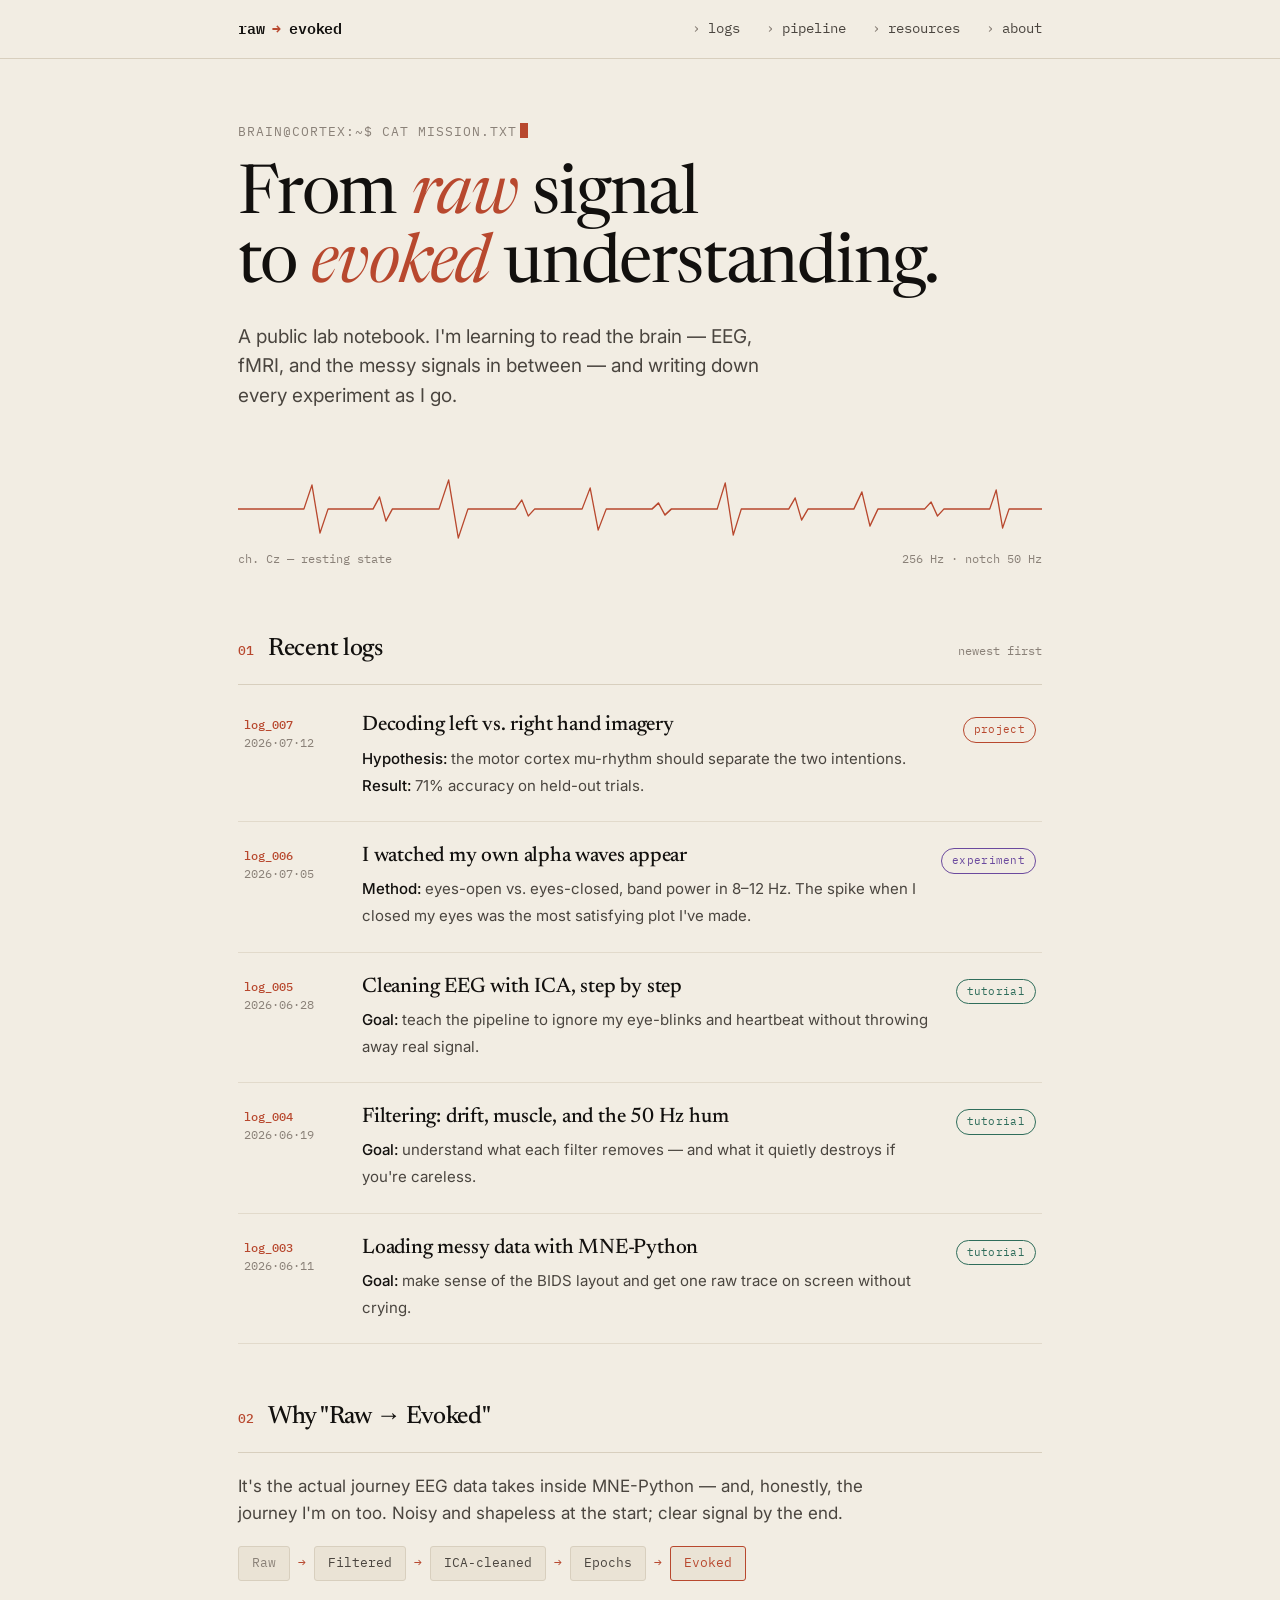
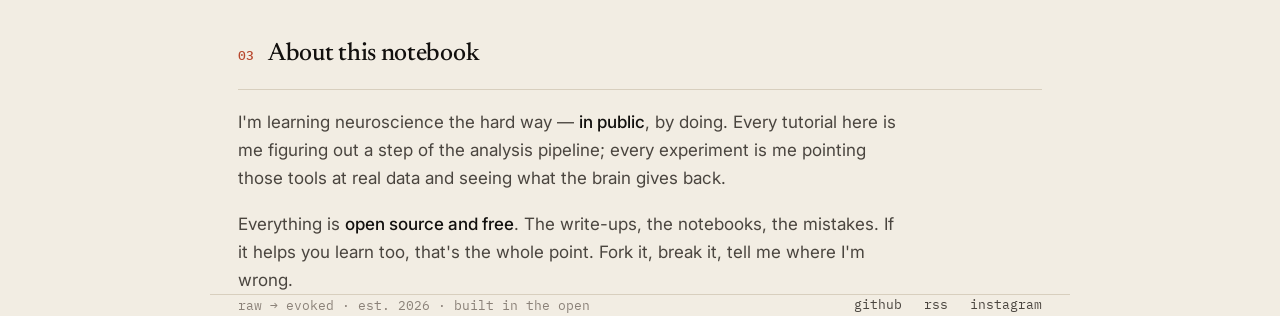
<file: index.html>
<!DOCTYPE html>
<html lang="en">
<head>
<meta charset="UTF-8">
<meta name="viewport" content="width=device-width, initial-scale=1.0">
<title>Raw → Evoked · learning neuroscience in public</title>
<meta name="description" content="A public lab notebook. Learning EEG, fMRI, and neural signal analysis in the open — one log entry at a time.">
<link rel="preconnect" href="https://fonts.googleapis.com">
<link rel="preconnect" href="https://fonts.gstatic.com" crossorigin>
<link href="https://fonts.googleapis.com/css2?family=Newsreader:ital,opsz,wght@0,6..72,400;0,6..72,500;1,6..72,400&family=IBM+Plex+Mono:wght@400;500;600&family=Inter:wght@400;450;500&display=swap" rel="stylesheet">
<style>
  :root {
    --ink:        #12100e;
    --ink-soft:   #4a453f;
    --ink-faint:  #8a8178;
    --paper:      #f2ede3;
    --paper-2:    #eae3d5;
    --line:       #d8cfbe;
    --line-soft:  #e2dacb;
    --trace:      #b8482e;
    --trace-dim:  rgba(184, 72, 46, 0.16);
    --tag-tut:    #2f6d5b;
    --tag-exp:    #6b4a9e;
    --tag-proj:   #b8482e;
    --radius:     3px;
    --wrap:       860px;
  }
  @media (prefers-color-scheme: dark) {
    :root {
      --ink:       #eae3d5;
      --ink-soft:  #b0a89b;
      --ink-faint: #7d756a;
      --paper:     #14120f;
      --paper-2:   #1c1915;
      --line:      #2f2a23;
      --line-soft: #241f1a;
      --trace:     #e0674a;
      --trace-dim: rgba(224, 103, 74, 0.14);
      --tag-tut:   #5cb79c;
      --tag-exp:   #a98fd6;
      --tag-proj:  #e0674a;
    }
  }
  * { box-sizing: border-box; margin: 0; padding: 0; }
  html { scroll-behavior: smooth; }
  body {
    background: var(--paper);
    color: var(--ink);
    font-family: 'Inter', system-ui, sans-serif;
    font-size: 17px;
    line-height: 1.6;
    -webkit-font-smoothing: antialiased;
    text-rendering: optimizeLegibility;
  }
  .wrap { max-width: var(--wrap); margin: 0 auto; padding: 0 28px; }
  .mono { font-family: 'IBM Plex Mono', monospace; }

  /* ---------- top bar ---------- */
  .topbar {
    border-bottom: 1px solid var(--line);
    background: var(--paper);
    position: sticky; top: 0; z-index: 10;
  }
  .topbar-inner {
    display: flex; align-items: center; justify-content: space-between;
    height: 58px;
  }
  .brand {
    font-family: 'IBM Plex Mono', monospace;
    font-weight: 600; font-size: 15px; letter-spacing: -0.2px;
    color: var(--ink); text-decoration: none;
    display: flex; align-items: center; gap: 8px;
  }
  .brand .arrow { color: var(--trace); }
  .nav { display: flex; gap: 26px; }
  .nav a {
    font-family: 'IBM Plex Mono', monospace;
    font-size: 13.5px; color: var(--ink-soft); text-decoration: none;
    transition: color .15s;
  }
  .nav a:hover { color: var(--trace); }
  .nav a::before { content: "› "; color: var(--ink-faint); }

  /* ---------- hero ---------- */
  .hero { padding: 62px 0 26px; }
  .eyebrow {
    font-family: 'IBM Plex Mono', monospace;
    font-size: 12.5px; letter-spacing: 1px; text-transform: uppercase;
    color: var(--ink-faint); margin-bottom: 22px;
  }
  .eyebrow .cursor {
    display: inline-block; width: 8px; height: 15px;
    background: var(--trace); margin-left: 3px; vertical-align: -2px;
    animation: blink 1.15s steps(1) infinite;
  }
  @keyframes blink { 0%,50% { opacity: 1; } 50.01%,100% { opacity: 0; } }
  h1.title {
    font-family: 'Newsreader', Georgia, serif;
    font-weight: 400; font-size: clamp(38px, 7vw, 68px);
    line-height: 1.02; letter-spacing: -1.2px; color: var(--ink);
    margin-bottom: 20px;
  }
  h1.title em { font-style: italic; color: var(--trace); }
  .lede {
    font-size: 19px; line-height: 1.55; color: var(--ink-soft);
    max-width: 560px; margin-bottom: 4px;
  }

  /* ---------- waveform ---------- */
  .wave-band { padding: 30px 0 8px; overflow: hidden; }
  .wave-band svg { width: 100%; height: 78px; display: block; }
  .trace-path {
    fill: none; stroke: var(--trace); stroke-width: 1.6;
    stroke-linejoin: round; stroke-linecap: round;
    stroke-dasharray: 2400; stroke-dashoffset: 2400;
    animation: draw 3.4s ease-out .3s forwards;
  }
  @keyframes draw { to { stroke-dashoffset: 0; } }
  .wave-caption {
    font-family: 'IBM Plex Mono', monospace;
    font-size: 11.5px; color: var(--ink-faint);
    display: flex; justify-content: space-between; margin-top: 2px;
  }
  @media (prefers-reduced-motion: reduce) {
    .trace-path { animation: none; stroke-dashoffset: 0; }
    .eyebrow .cursor { animation: none; }
  }

  /* ---------- section head ---------- */
  .sec-head {
    display: flex; align-items: baseline; gap: 14px;
    margin: 54px 0 6px; padding-bottom: 14px;
    border-bottom: 1px solid var(--line);
  }
  .sec-head .idx {
    font-family: 'IBM Plex Mono', monospace;
    font-size: 12.5px; color: var(--trace); font-weight: 500;
  }
  .sec-head h2 {
    font-family: 'Newsreader', serif; font-weight: 500;
    font-size: 25px; letter-spacing: -0.3px;
  }
  .sec-head .meta {
    margin-left: auto; font-family: 'IBM Plex Mono', monospace;
    font-size: 12px; color: var(--ink-faint);
  }

  /* ---------- log entries ---------- */
  .log { border-bottom: 1px solid var(--line-soft); }
  .log a.entry {
    display: grid; grid-template-columns: 96px 1fr auto;
    gap: 22px; align-items: start;
    padding: 22px 6px; text-decoration: none; color: inherit;
    transition: background .15s, padding-left .15s;
  }
  .log a.entry:hover { background: var(--paper-2); padding-left: 14px; }
  .entry .stamp {
    font-family: 'IBM Plex Mono', monospace; font-size: 12px;
    color: var(--ink-faint); line-height: 1.5; padding-top: 3px;
  }
  .entry .stamp .id { color: var(--trace); display: block; font-weight: 500; }
  .entry .body h3 {
    font-family: 'Newsreader', serif; font-weight: 500;
    font-size: 21px; line-height: 1.2; letter-spacing: -0.2px;
    margin-bottom: 6px;
  }
  .entry .body .hyp {
    font-size: 15px; color: var(--ink-soft); line-height: 1.5;
    max-width: 46ch;
  }
  .entry .body .hyp b { font-weight: 500; color: var(--ink); }
  .tag {
    font-family: 'IBM Plex Mono', monospace; font-size: 11px;
    letter-spacing: .3px; padding: 3px 10px; border-radius: 20px;
    white-space: nowrap; align-self: start; margin-top: 4px;
    border: 1px solid currentColor;
  }
  .tag.tut  { color: var(--tag-tut); }
  .tag.exp  { color: var(--tag-exp); }
  .tag.proj { color: var(--tag-proj); }

  /* ---------- pipeline strip ---------- */
  .pipe {
    display: flex; flex-wrap: wrap; gap: 10px 8px; align-items: center;
    font-family: 'IBM Plex Mono', monospace; font-size: 13px;
    color: var(--ink-soft); margin: 20px 0 8px;
  }
  .pipe .node {
    padding: 6px 13px; border: 1px solid var(--line);
    border-radius: var(--radius); background: var(--paper-2);
    white-space: nowrap;
  }
  .pipe .node.first { color: var(--ink-faint); }
  .pipe .node.last  { color: var(--trace); border-color: var(--trace); }
  .pipe .sep { color: var(--trace); }

  /* ---------- about ---------- */
  .about p {
    font-size: 17px; color: var(--ink-soft); line-height: 1.65;
    max-width: 60ch; margin-top: 18px;
  }
  .about p b { color: var(--ink); font-weight: 500; }

  /* ---------- footer ---------- */
  footer {
    margin-top: 68px; border-top: 1px solid var(--line);
    padding: 30px 0 60px;
    display: flex; flex-wrap: wrap; gap: 16px 30px;
    align-items: center; justify-content: space-between;
  }
  footer .sig {
    font-family: 'IBM Plex Mono', monospace; font-size: 12.5px;
    color: var(--ink-faint);
  }
  footer .links { display: flex; gap: 22px; }
  footer .links a {
    font-family: 'IBM Plex Mono', monospace; font-size: 13px;
    color: var(--ink-soft); text-decoration: none;
  }
  footer .links a:hover { color: var(--trace); }

  @media (max-width: 620px) {
    .nav a:not(.nav-key) { display: none; }
    .log a.entry { grid-template-columns: 1fr; gap: 8px; }
    .entry .stamp { display: flex; gap: 10px; padding-top: 0; }
    .tag { margin-top: 0; justify-self: start; }
    .sec-head .meta { display: none; }
  }
</style>
</head>
<body>

<div class="topbar">
  <div class="wrap topbar-inner">
    <a class="brand" href="#top">raw <span class="arrow">→</span> evoked</a>
    <nav class="nav">
      <a href="#logs">logs</a>
      <a href="#pipeline">pipeline</a>
      <a href="resources.html" class="nav-key">resources</a>
      <a href="#about" class="nav-key">about</a>
    </nav>
  </div>
</div>

<main class="wrap" id="top">

  <section class="hero">
    <div class="eyebrow">brain@cortex:~$ cat mission.txt<span class="cursor"></span></div>
    <h1 class="title">From <em>raw</em> signal<br>to <em>evoked</em> understanding.</h1>
    <p class="lede">A public lab notebook. I'm learning to read the brain — EEG, fMRI, and the messy signals in between — and writing down every experiment as I go.</p>
  </section>

  <section class="wave-band" aria-hidden="true">
    <svg viewBox="0 0 1000 78" preserveAspectRatio="none" role="img" aria-label="Simulated EEG trace">
      <path class="trace-path" d="M0 39 H70 L82 39 L92 15 L102 63 L112 39 H150 L168 39 L176 27 L184 51 L192 39 H235 L250 39 L262 10 L274 68 L286 39 H330 L345 39 L353 30 L361 46 L369 39 H410 L428 39 L438 18 L448 60 L458 39 H500 L515 39 L523 33 L531 45 L539 39 H580 L596 39 L606 13 L616 65 L626 39 H670 L685 39 L693 28 L701 50 L709 39 H750 L766 39 L776 22 L786 56 L796 39 H840 L854 39 L862 32 L870 46 L878 39 H920 L935 39 L943 20 L951 58 L959 39 H1000" />
    </svg>
    <div class="wave-caption"><span>ch. Cz — resting state</span><span>256 Hz · notch 50 Hz</span></div>
  </section>

  <section id="logs">
    <div class="sec-head">
      <span class="idx">01</span>
      <h2>Recent logs</h2>
      <span class="meta">newest first</span>
    </div>

    <div class="log">
      <a class="entry" href="#">
        <span class="stamp"><span class="id">log_007</span>2026·07·12</span>
        <span class="body">
          <h3>Decoding left vs. right hand imagery</h3>
          <span class="hyp"><b>Hypothesis:</b> the motor cortex mu-rhythm should separate the two intentions. <b>Result:</b> 71% accuracy on held-out trials.</span>
        </span>
        <span class="tag proj">project</span>
      </a>
    </div>

    <div class="log">
      <a class="entry" href="#">
        <span class="stamp"><span class="id">log_006</span>2026·07·05</span>
        <span class="body">
          <h3>I watched my own alpha waves appear</h3>
          <span class="hyp"><b>Method:</b> eyes-open vs. eyes-closed, band power in 8–12 Hz. The spike when I closed my eyes was the most satisfying plot I've made.</span>
        </span>
        <span class="tag exp">experiment</span>
      </a>
    </div>

    <div class="log">
      <a class="entry" href="#">
        <span class="stamp"><span class="id">log_005</span>2026·06·28</span>
        <span class="body">
          <h3>Cleaning EEG with ICA, step by step</h3>
          <span class="hyp"><b>Goal:</b> teach the pipeline to ignore my eye-blinks and heartbeat without throwing away real signal.</span>
        </span>
        <span class="tag tut">tutorial</span>
      </a>
    </div>

    <div class="log">
      <a class="entry" href="#">
        <span class="stamp"><span class="id">log_004</span>2026·06·19</span>
        <span class="body">
          <h3>Filtering: drift, muscle, and the 50 Hz hum</h3>
          <span class="hyp"><b>Goal:</b> understand what each filter removes — and what it quietly destroys if you're careless.</span>
        </span>
        <span class="tag tut">tutorial</span>
      </a>
    </div>

    <div class="log">
      <a class="entry" href="#">
        <span class="stamp"><span class="id">log_003</span>2026·06·11</span>
        <span class="body">
          <h3>Loading messy data with MNE-Python</h3>
          <span class="hyp"><b>Goal:</b> make sense of the BIDS layout and get one raw trace on screen without crying.</span>
        </span>
        <span class="tag tut">tutorial</span>
      </a>
    </div>
  </section>

  <section id="pipeline">
    <div class="sec-head">
      <span class="idx">02</span>
      <h2>Why "Raw → Evoked"</h2>
    </div>
    <p class="lede" style="font-size:17px;margin-top:20px;max-width:60ch;">It's the actual journey EEG data takes inside MNE-Python — and, honestly, the journey I'm on too. Noisy and shapeless at the start; clear signal by the end.</p>
    <div class="pipe">
      <span class="node first">Raw</span>
      <span class="sep">→</span>
      <span class="node">Filtered</span>
      <span class="sep">→</span>
      <span class="node">ICA-cleaned</span>
      <span class="sep">→</span>
      <span class="node">Epochs</span>
      <span class="sep">→</span>
      <span class="node last">Evoked</span>
    </div>
  </section>

  <section id="about" class="about">
    <div class="sec-head">
      <span class="idx">03</span>
      <h2>About this notebook</h2>
    </div>
    <p>I'm learning neuroscience the hard way — <b>in public</b>, by doing. Every tutorial here is me figuring out a step of the analysis pipeline; every experiment is me pointing those tools at real data and seeing what the brain gives back.</p>
    <p>Everything is <b>open source and free</b>. The write-ups, the notebooks, the mistakes. If it helps you learn too, that's the whole point. Fork it, break it, tell me where I'm wrong.</p>
  </section>

</main>

<footer class="wrap">
  <span class="sig">raw → evoked · est. 2026 · built in the open</span>
  <div class="links">
    <a href="#">github</a>
    <a href="#">rss</a>
    <a href="#">instagram</a>
  </div>
</footer>

</body>
</html>
</file>
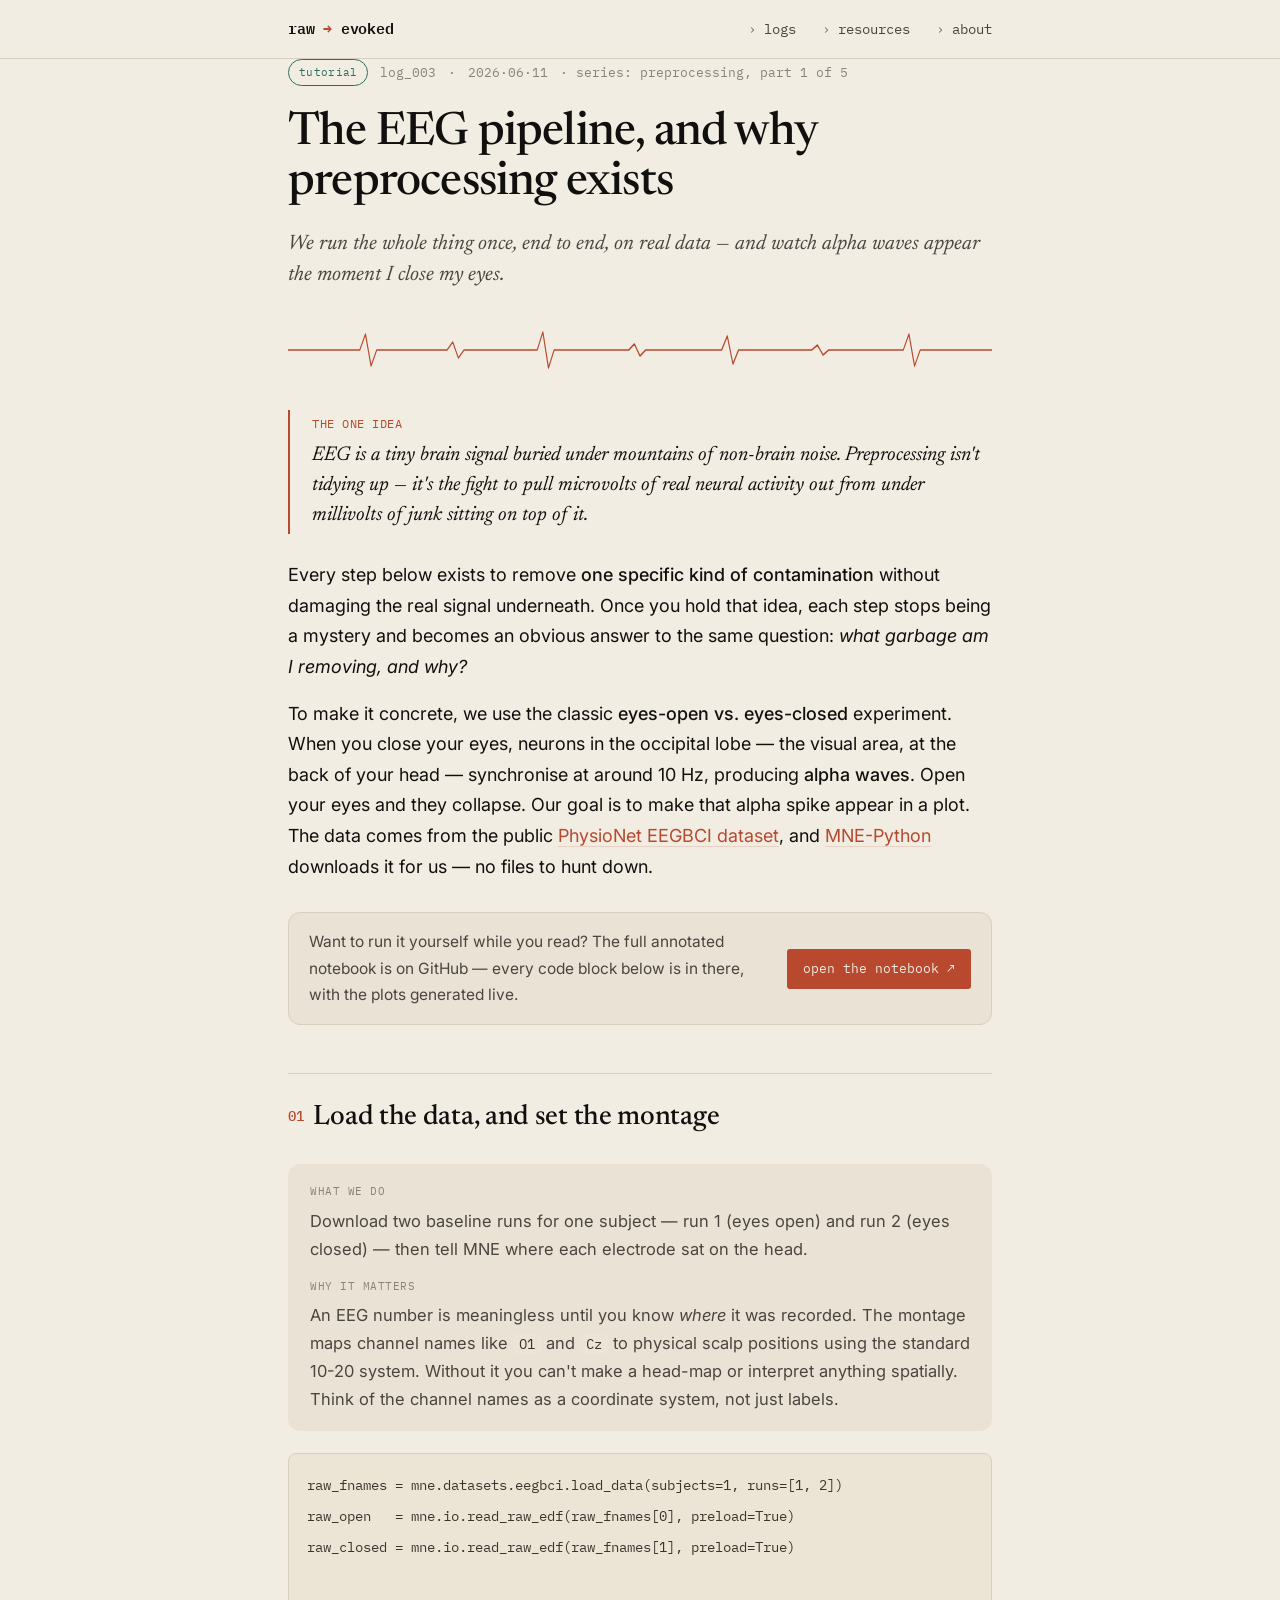
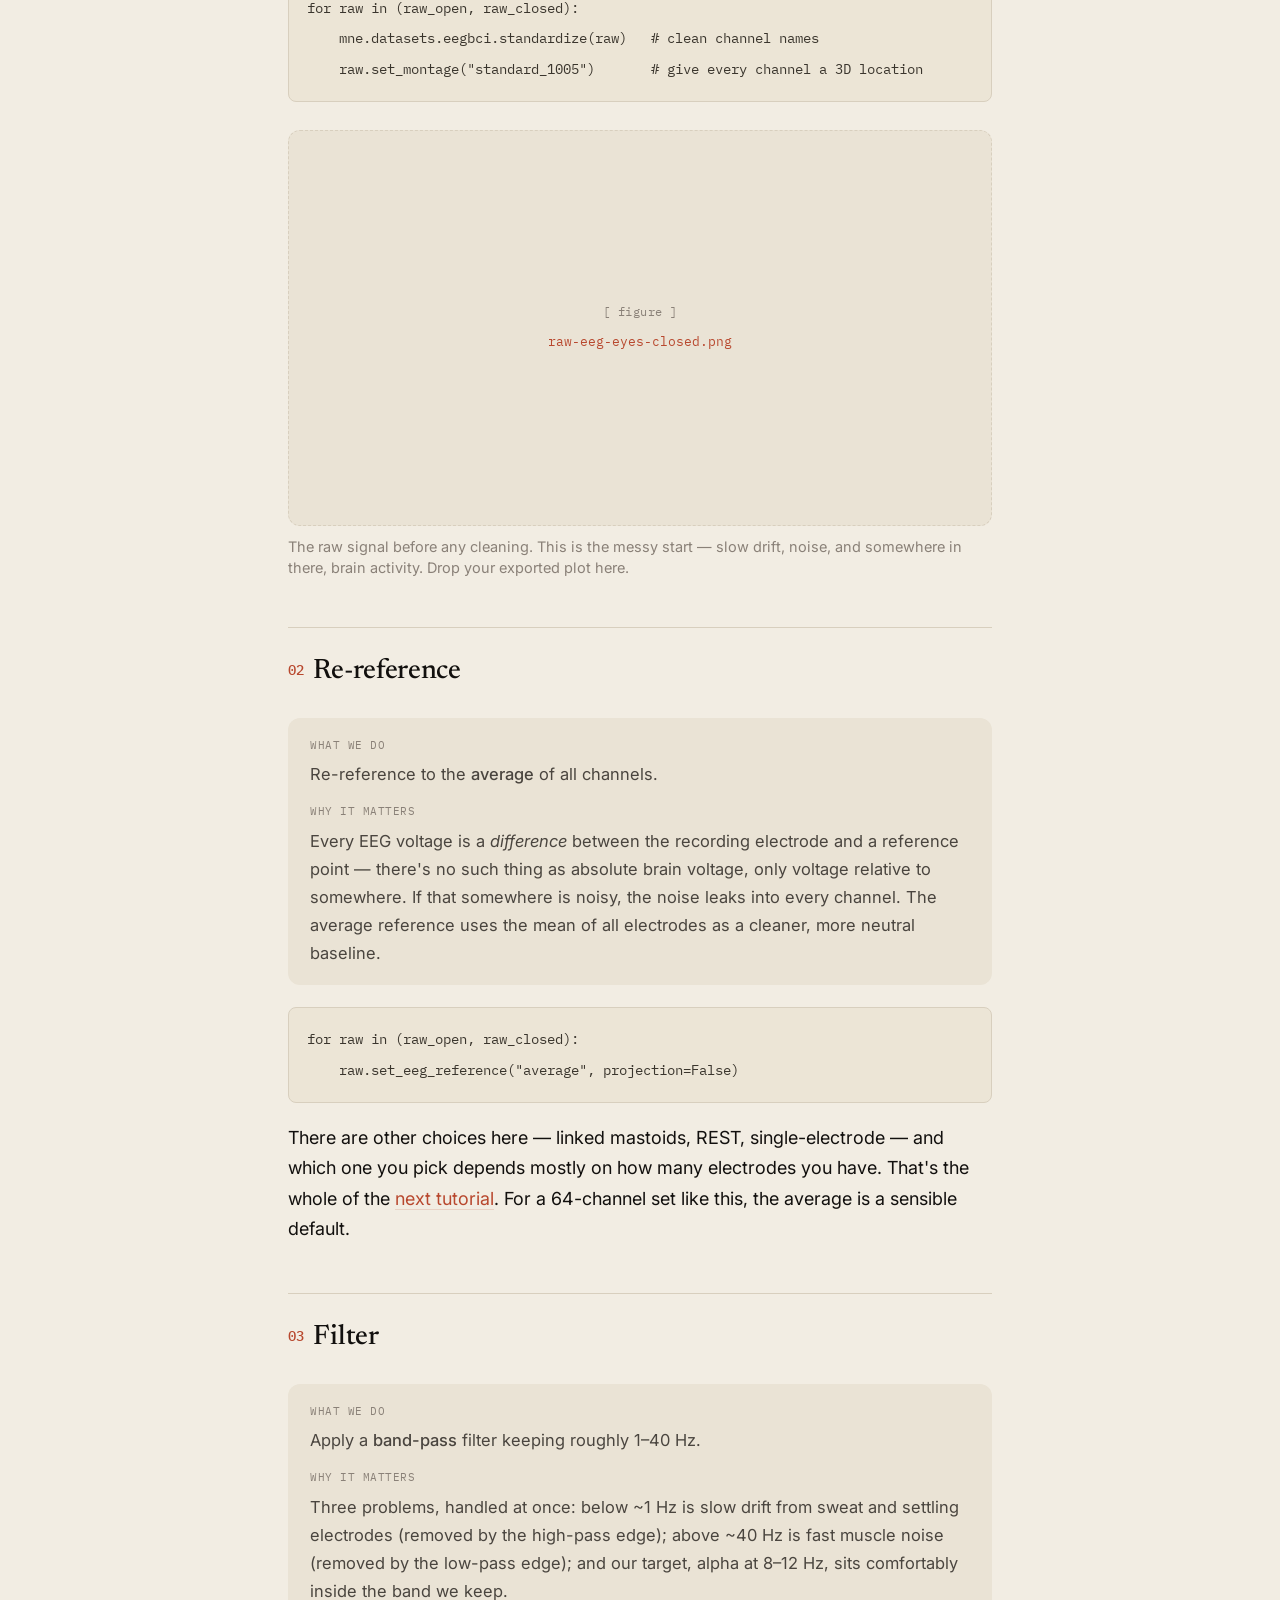
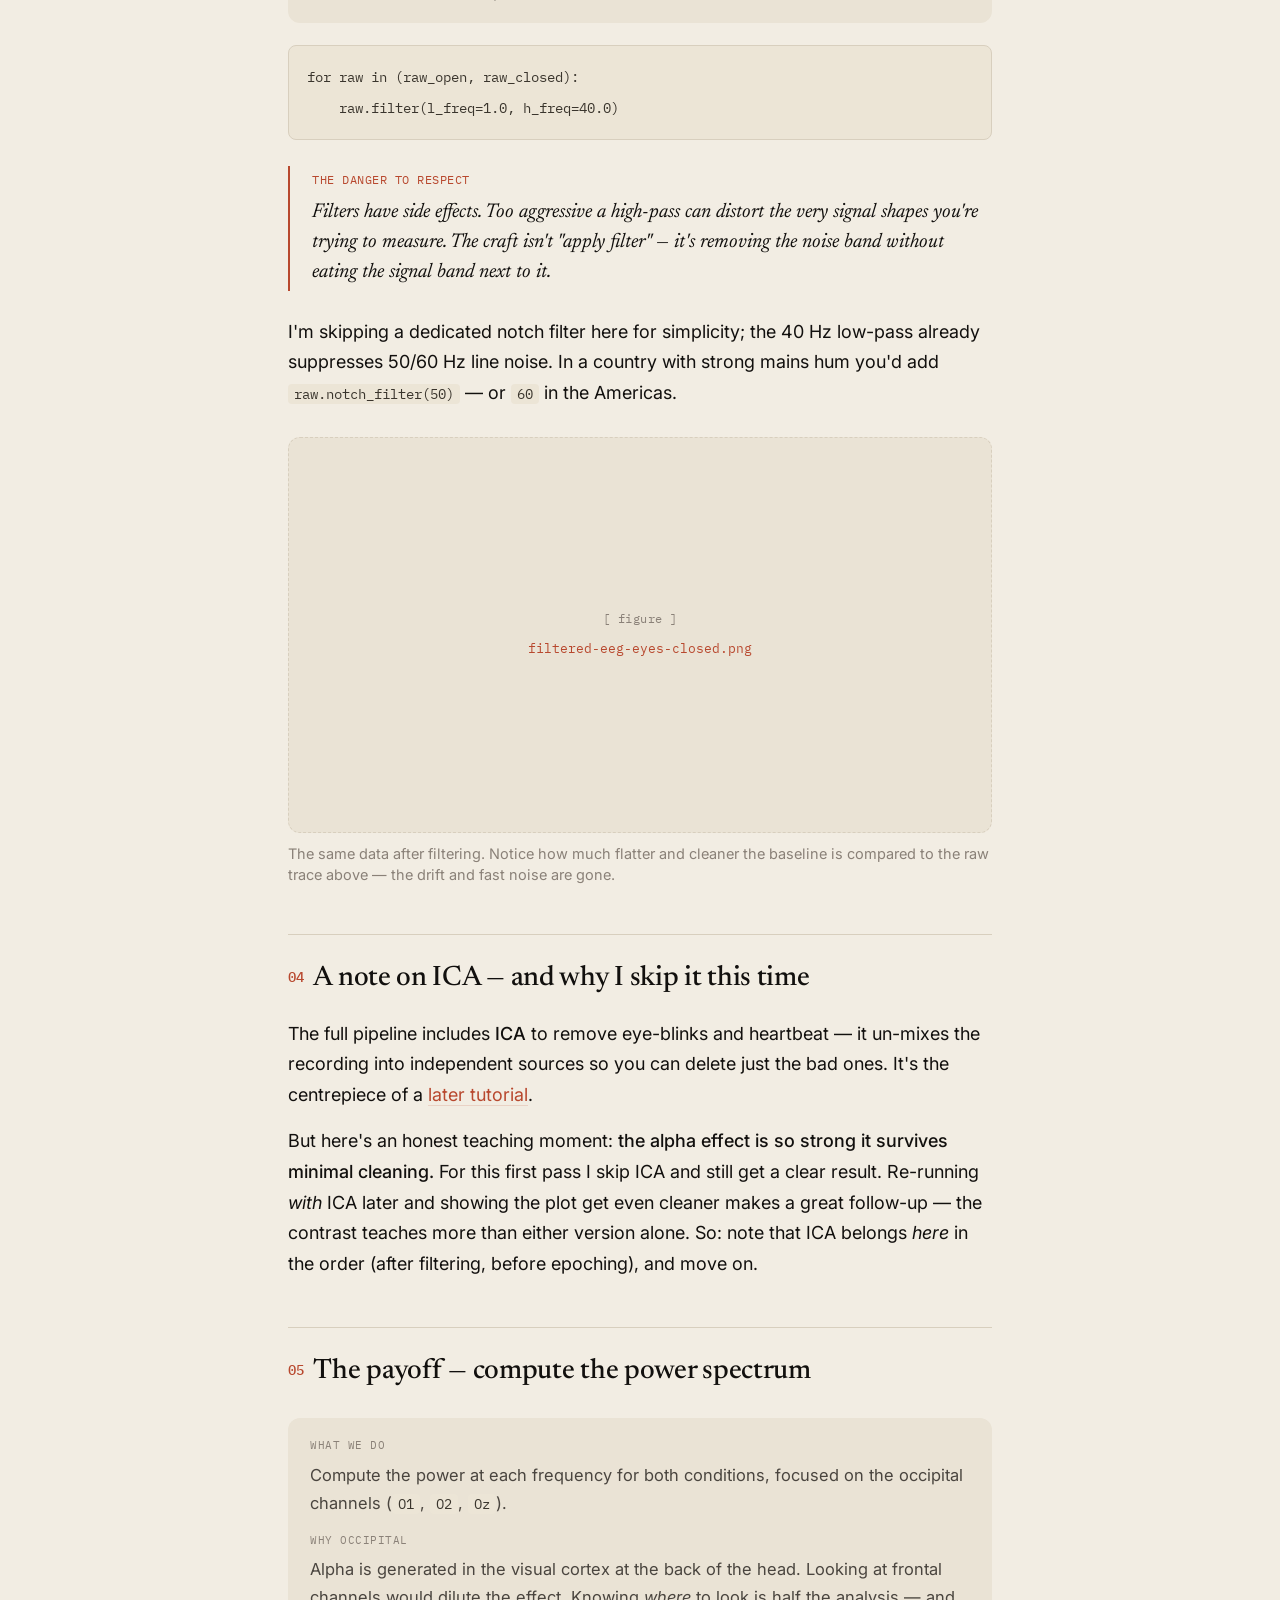
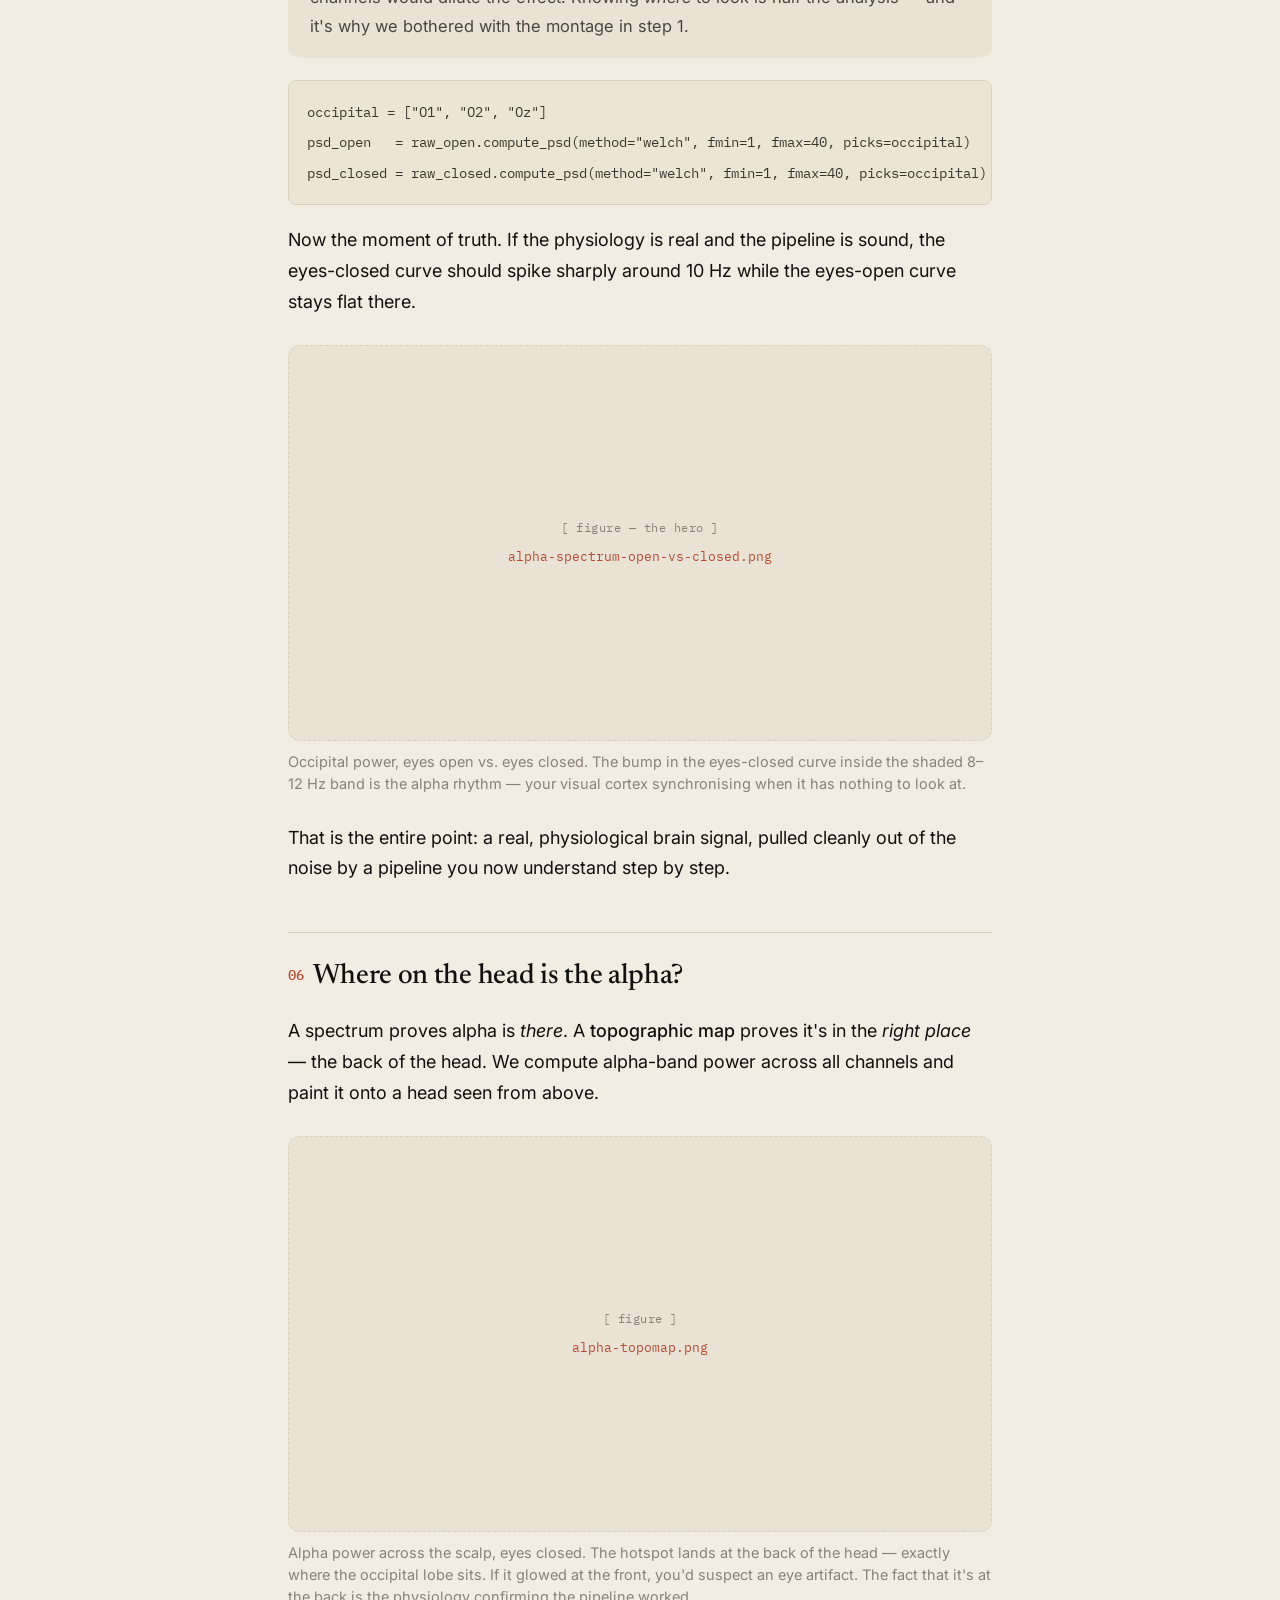
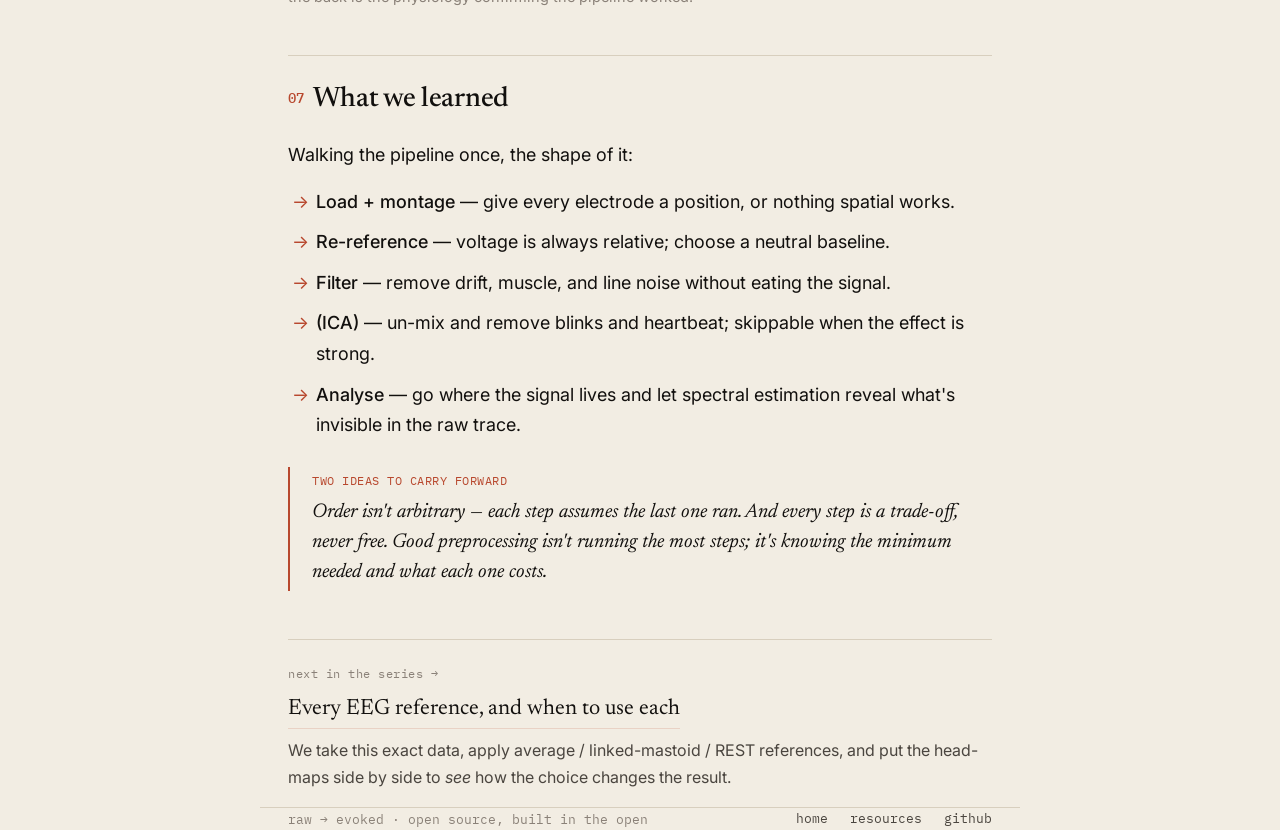
<file: log-003-eeg-pipeline.html>
<!DOCTYPE html>
<html lang="en">
<head>
<meta charset="UTF-8">
<meta name="viewport" content="width=device-width, initial-scale=1.0">
<title>log_003 · The EEG pipeline, and why preprocessing exists · Raw → Evoked</title>
<meta name="description" content="Part 1 of the tutorial series. We run the whole EEG preprocessing pipeline once, end to end, on eyes-open vs eyes-closed data — and watch alpha waves appear.">
<link rel="preconnect" href="https://fonts.googleapis.com">
<link rel="preconnect" href="https://fonts.gstatic.com" crossorigin>
<link href="https://fonts.googleapis.com/css2?family=Newsreader:ital,opsz,wght@0,6..72,400;0,6..72,500;0,6..72,600;1,6..72,400&family=IBM+Plex+Mono:wght@400;500;600&family=Inter:wght@400;450;500&display=swap" rel="stylesheet">
<style>
  :root {
    --ink:#12100e; --ink-soft:#4a453f; --ink-faint:#8a8178;
    --paper:#f2ede3; --paper-2:#eae3d5; --line:#d8cfbe; --line-soft:#e2dacb;
    --trace:#b8482e; --trace-dim:rgba(184,72,46,0.16);
    --tag-tut:#2f6d5b;
    --code-bg:#ece5d6; --code-ink:#3a352d;
    --radius:3px; --wrap:760px;
  }
  @media (prefers-color-scheme: dark) {
    :root {
      --ink:#eae3d5; --ink-soft:#b0a89b; --ink-faint:#7d756a;
      --paper:#14120f; --paper-2:#1c1915; --line:#2f2a23; --line-soft:#241f1a;
      --trace:#e0674a; --trace-dim:rgba(224,103,74,0.14);
      --tag-tut:#5cb79c;
      --code-bg:#1c1915; --code-ink:#c9c1b2;
    }
  }
  * { box-sizing:border-box; margin:0; padding:0; }
  html { scroll-behavior:smooth; }
  body { background:var(--paper); color:var(--ink); font-family:'Inter',system-ui,sans-serif; font-size:18px; line-height:1.7; -webkit-font-smoothing:antialiased; text-rendering:optimizeLegibility; }
  .wrap { max-width:var(--wrap); margin:0 auto; padding:0 28px; }

  .topbar { border-bottom:1px solid var(--line); background:var(--paper); position:sticky; top:0; z-index:10; }
  .topbar-inner { display:flex; align-items:center; justify-content:space-between; height:58px; max-width:var(--wrap); margin:0 auto; padding:0 28px; }
  .brand { font-family:'IBM Plex Mono',monospace; font-weight:600; font-size:15px; letter-spacing:-0.2px; color:var(--ink); text-decoration:none; }
  .brand .arrow { color:var(--trace); }
  .nav { display:flex; gap:26px; }
  .nav a { font-family:'IBM Plex Mono',monospace; font-size:13.5px; color:var(--ink-soft); text-decoration:none; transition:color .15s; }
  .nav a:hover { color:var(--trace); }
  .nav a::before { content:"› "; color:var(--ink-faint); }

  article { padding:52px 0 0; }
  .post-meta { display:flex; align-items:center; gap:12px; flex-wrap:wrap; font-family:'IBM Plex Mono',monospace; font-size:12.5px; color:var(--ink-faint); margin-bottom:22px; }
  .tag { font-family:'IBM Plex Mono',monospace; font-size:11px; letter-spacing:.3px; padding:3px 10px; border-radius:20px; border:1px solid var(--tag-tut); color:var(--tag-tut); }
  .series { color:var(--ink-faint); }

  h1 { font-family:'Newsreader',Georgia,serif; font-weight:500; font-size:clamp(32px,5.5vw,46px); line-height:1.1; letter-spacing:-0.8px; margin-bottom:20px; }
  .standfirst { font-family:'Newsreader',serif; font-size:21px; line-height:1.5; color:var(--ink-soft); font-style:italic; margin-bottom:6px; }

  .wave-band { padding:28px 0 10px; overflow:hidden; }
  .wave-band svg { width:100%; height:48px; display:block; }
  .trace-path { fill:none; stroke:var(--trace); stroke-width:1.6; stroke-linejoin:round; stroke-linecap:round; stroke-dasharray:2000; stroke-dashoffset:2000; animation:draw 2.8s ease-out .3s forwards; }
  @keyframes draw { to { stroke-dashoffset:0; } }
  @media (prefers-reduced-motion:reduce) { .trace-path { animation:none; stroke-dashoffset:0; } }

  article h2 { font-family:'Newsreader',serif; font-weight:500; font-size:28px; letter-spacing:-0.3px; margin:48px 0 4px; padding-top:20px; border-top:1px solid var(--line); }
  article h2 .step-n { font-family:'IBM Plex Mono',monospace; font-size:14px; color:var(--trace); margin-right:10px; vertical-align:3px; }
  article h3 { font-family:'Newsreader',serif; font-weight:600; font-size:20px; margin:32px 0 2px; }
  article p { margin:16px 0; }
  article p a, article li a { color:var(--trace); text-decoration:none; border-bottom:1px solid var(--trace-dim); }
  article p a:hover, article li a:hover { border-color:var(--trace); }
  article ul { margin:16px 0 16px 4px; padding:0; list-style:none; }
  article li { position:relative; padding-left:24px; margin:10px 0; }
  article li::before { content:"→"; position:absolute; left:0; color:var(--trace); }
  strong { font-weight:500; }

  .key { border-left:2px solid var(--trace); border-radius:0; padding:4px 0 4px 22px; margin:26px 0; }
  .key .label { font-family:'IBM Plex Mono',monospace; font-size:12px; letter-spacing:.5px; text-transform:uppercase; color:var(--trace); margin-bottom:6px; }
  .key p { margin:0; font-family:'Newsreader',serif; font-size:20px; font-style:italic; line-height:1.5; color:var(--ink); }

  .why { background:var(--paper-2); border-radius:12px; padding:18px 22px; margin:22px 0; }
  .why .label { font-family:'IBM Plex Mono',monospace; font-size:11px; letter-spacing:.5px; text-transform:uppercase; color:var(--ink-faint); margin-bottom:6px; }
  .why p { margin:6px 0 0; font-size:16.5px; color:var(--ink-soft); }
  .why p:first-of-type { margin-top:0; }

  pre { background:var(--code-bg); border:1px solid var(--line); border-radius:8px; padding:16px 18px; overflow-x:auto; margin:20px 0; }
  code { font-family:'IBM Plex Mono',monospace; font-size:14px; color:var(--code-ink); line-height:1.6; }
  p code, li code { background:var(--code-bg); padding:1px 6px; border-radius:4px; font-size:14px; }
  pre code { background:none; padding:0; }

  figure { margin:28px 0; }
  .figph { border:1px dashed var(--line); border-radius:12px; background:var(--paper-2); aspect-ratio:16/9; display:flex; flex-direction:column; align-items:center; justify-content:center; gap:8px; text-align:center; padding:24px; }
  .figph .ic { font-family:'IBM Plex Mono',monospace; font-size:12px; color:var(--ink-faint); letter-spacing:.5px; }
  .figph .fn { font-family:'IBM Plex Mono',monospace; font-size:13px; color:var(--trace); }
  figcaption { font-size:14.5px; color:var(--ink-faint); margin-top:10px; line-height:1.5; }
  figure img { width:100%; border-radius:12px; border:1px solid var(--line); display:block; }

  .callout-run { display:flex; flex-wrap:wrap; align-items:center; gap:14px; background:var(--paper-2); border:1px solid var(--line); border-radius:12px; padding:16px 20px; margin:30px 0; }
  .callout-run .txt { flex:1; min-width:200px; font-size:15.5px; color:var(--ink-soft); }
  .callout-run a { font-family:'IBM Plex Mono',monospace; font-size:13px; color:var(--paper); background:var(--trace); padding:9px 16px; border-radius:var(--radius); text-decoration:none; white-space:nowrap; }

  .next { margin:48px 0 0; padding:24px 0 0; border-top:1px solid var(--line); }
  .next .label { font-family:'IBM Plex Mono',monospace; font-size:12px; color:var(--ink-faint); letter-spacing:.5px; }
  .next a { font-family:'Newsreader',serif; font-size:22px; color:var(--ink); text-decoration:none; display:inline-block; margin-top:6px; border-bottom:1px solid var(--trace-dim); }
  .next a:hover { border-color:var(--trace); }

  footer { margin-top:56px; border-top:1px solid var(--line); padding:28px 0 60px; display:flex; flex-wrap:wrap; gap:16px 30px; align-items:center; justify-content:space-between; }
  footer .sig { font-family:'IBM Plex Mono',monospace; font-size:12.5px; color:var(--ink-faint); }
  footer .links { display:flex; gap:22px; }
  footer .links a { font-family:'IBM Plex Mono',monospace; font-size:13px; color:var(--ink-soft); text-decoration:none; }
  footer .links a:hover { color:var(--trace); }

  @media (max-width:620px) { .nav a:not(.nav-key) { display:none; } }
</style>
</head>
<body>

<div class="topbar">
  <div class="topbar-inner">
    <a class="brand" href="index.html">raw <span class="arrow">→</span> evoked</a>
    <nav class="nav">
      <a href="index.html#logs">logs</a>
      <a href="resources.html">resources</a>
      <a href="index.html#about" class="nav-key">about</a>
    </nav>
  </div>
</div>

<article class="wrap">

  <div class="post-meta">
    <span class="tag">tutorial</span>
    <span>log_003</span>
    <span>·</span>
    <span>2026·06·11</span>
    <span class="series">· series: preprocessing, part 1 of 5</span>
  </div>

  <h1>The EEG pipeline, and why preprocessing exists</h1>
  <p class="standfirst">We run the whole thing once, end to end, on real data — and watch alpha waves appear the moment I close my eyes.</p>

  <div class="wave-band" aria-hidden="true">
    <svg viewBox="0 0 1000 48" preserveAspectRatio="none" role="img" aria-label="EEG trace">
      <path class="trace-path" d="M0 24 H90 L102 24 L110 8 L118 40 L126 24 H210 L226 24 L234 16 L242 32 L250 24 H340 L354 24 L362 6 L370 42 L378 24 H470 L484 24 L492 18 L500 30 L508 24 H600 L616 24 L624 10 L632 38 L640 24 H730 L744 24 L752 19 L760 29 L768 24 H860 L874 24 L882 8 L890 40 L898 24 H1000" />
    </svg>
  </div>

  <div class="key">
    <div class="label">The one idea</div>
    <p>EEG is a tiny brain signal buried under mountains of non-brain noise. Preprocessing isn't tidying up — it's the fight to pull microvolts of real neural activity out from under millivolts of junk sitting on top of it.</p>
  </div>

  <p>Every step below exists to remove <strong>one specific kind of contamination</strong> without damaging the real signal underneath. Once you hold that idea, each step stops being a mystery and becomes an obvious answer to the same question: <em>what garbage am I removing, and why?</em></p>

  <p>To make it concrete, we use the classic <strong>eyes-open vs. eyes-closed</strong> experiment. When you close your eyes, neurons in the occipital lobe — the visual area, at the back of your head — synchronise at around 10 Hz, producing <strong>alpha waves</strong>. Open your eyes and they collapse. Our goal is to make that alpha spike appear in a plot. The data comes from the public <a href="resources.html#data">PhysioNet EEGBCI dataset</a>, and <a href="https://mne.tools/stable/index.html">MNE-Python</a> downloads it for us — no files to hunt down.</p>

  <div class="callout-run">
    <span class="txt">Want to run it yourself while you read? The full annotated notebook is on GitHub — every code block below is in there, with the plots generated live.</span>
    <a href="https://github.com/talikamuhib/rawevoked">open the notebook ↗</a>
  </div>

  <h2><span class="step-n">01</span>Load the data, and set the montage</h2>

  <div class="why">
    <div class="label">what we do</div>
    <p>Download two baseline runs for one subject — run 1 (eyes open) and run 2 (eyes closed) — then tell MNE where each electrode sat on the head.</p>
    <div class="label" style="margin-top:14px">why it matters</div>
    <p>An EEG number is meaningless until you know <em>where</em> it was recorded. The montage maps channel names like <code>O1</code> and <code>Cz</code> to physical scalp positions using the standard 10-20 system. Without it you can't make a head-map or interpret anything spatially. Think of the channel names as a coordinate system, not just labels.</p>
  </div>

  <pre><code>raw_fnames = mne.datasets.eegbci.load_data(subjects=1, runs=[1, 2])
raw_open   = mne.io.read_raw_edf(raw_fnames[0], preload=True)
raw_closed = mne.io.read_raw_edf(raw_fnames[1], preload=True)

for raw in (raw_open, raw_closed):
    mne.datasets.eegbci.standardize(raw)   # clean channel names
    raw.set_montage("standard_1005")       # give every channel a 3D location</code></pre>

  <figure>
    <div class="figph">
      <div class="ic">[ figure ]</div>
      <div class="fn">raw-eeg-eyes-closed.png</div>
    </div>
    <figcaption>The raw signal before any cleaning. This is the messy start — slow drift, noise, and somewhere in there, brain activity. Drop your exported plot here.</figcaption>
  </figure>

  <h2><span class="step-n">02</span>Re-reference</h2>

  <div class="why">
    <div class="label">what we do</div>
    <p>Re-reference to the <strong>average</strong> of all channels.</p>
    <div class="label" style="margin-top:14px">why it matters</div>
    <p>Every EEG voltage is a <em>difference</em> between the recording electrode and a reference point — there's no such thing as absolute brain voltage, only voltage relative to somewhere. If that somewhere is noisy, the noise leaks into every channel. The average reference uses the mean of all electrodes as a cleaner, more neutral baseline.</p>
  </div>

  <pre><code>for raw in (raw_open, raw_closed):
    raw.set_eeg_reference("average", projection=False)</code></pre>

  <p>There are other choices here — linked mastoids, REST, single-electrode — and which one you pick depends mostly on how many electrodes you have. That's the whole of the <a href="#">next tutorial</a>. For a 64-channel set like this, the average is a sensible default.</p>

  <h2><span class="step-n">03</span>Filter</h2>

  <div class="why">
    <div class="label">what we do</div>
    <p>Apply a <strong>band-pass</strong> filter keeping roughly 1–40 Hz.</p>
    <div class="label" style="margin-top:14px">why it matters</div>
    <p>Three problems, handled at once: below ~1 Hz is slow drift from sweat and settling electrodes (removed by the high-pass edge); above ~40 Hz is fast muscle noise (removed by the low-pass edge); and our target, alpha at 8–12 Hz, sits comfortably inside the band we keep.</p>
  </div>

  <pre><code>for raw in (raw_open, raw_closed):
    raw.filter(l_freq=1.0, h_freq=40.0)</code></pre>

  <div class="key">
    <div class="label">the danger to respect</div>
    <p>Filters have side effects. Too aggressive a high-pass can distort the very signal shapes you're trying to measure. The craft isn't "apply filter" — it's removing the noise band without eating the signal band next to it.</p>
  </div>

  <p>I'm skipping a dedicated notch filter here for simplicity; the 40 Hz low-pass already suppresses 50/60 Hz line noise. In a country with strong mains hum you'd add <code>raw.notch_filter(50)</code> — or <code>60</code> in the Americas.</p>

  <figure>
    <div class="figph">
      <div class="ic">[ figure ]</div>
      <div class="fn">filtered-eeg-eyes-closed.png</div>
    </div>
    <figcaption>The same data after filtering. Notice how much flatter and cleaner the baseline is compared to the raw trace above — the drift and fast noise are gone.</figcaption>
  </figure>

  <h2><span class="step-n">04</span>A note on ICA — and why I skip it this time</h2>

  <p>The full pipeline includes <strong>ICA</strong> to remove eye-blinks and heartbeat — it un-mixes the recording into independent sources so you can delete just the bad ones. It's the centrepiece of a <a href="#">later tutorial</a>.</p>

  <p>But here's an honest teaching moment: <strong>the alpha effect is so strong it survives minimal cleaning.</strong> For this first pass I skip ICA and still get a clear result. Re-running <em>with</em> ICA later and showing the plot get even cleaner makes a great follow-up — the contrast teaches more than either version alone. So: note that ICA belongs <em>here</em> in the order (after filtering, before epoching), and move on.</p>

  <h2><span class="step-n">05</span>The payoff — compute the power spectrum</h2>

  <div class="why">
    <div class="label">what we do</div>
    <p>Compute the power at each frequency for both conditions, focused on the occipital channels (<code>O1</code>, <code>O2</code>, <code>Oz</code>).</p>
    <div class="label" style="margin-top:14px">why occipital</div>
    <p>Alpha is generated in the visual cortex at the back of the head. Looking at frontal channels would dilute the effect. Knowing <em>where</em> to look is half the analysis — and it's why we bothered with the montage in step 1.</p>
  </div>

  <pre><code>occipital = ["O1", "O2", "Oz"]
psd_open   = raw_open.compute_psd(method="welch", fmin=1, fmax=40, picks=occipital)
psd_closed = raw_closed.compute_psd(method="welch", fmin=1, fmax=40, picks=occipital)</code></pre>

  <p>Now the moment of truth. If the physiology is real and the pipeline is sound, the eyes-closed curve should spike sharply around 10 Hz while the eyes-open curve stays flat there.</p>

  <figure>
    <div class="figph">
      <div class="ic">[ figure — the hero ]</div>
      <div class="fn">alpha-spectrum-open-vs-closed.png</div>
    </div>
    <figcaption>Occipital power, eyes open vs. eyes closed. The bump in the eyes-closed curve inside the shaded 8–12 Hz band is the alpha rhythm — your visual cortex synchronising when it has nothing to look at.</figcaption>
  </figure>

  <p>That is the entire point: a real, physiological brain signal, pulled cleanly out of the noise by a pipeline you now understand step by step.</p>

  <h2><span class="step-n">06</span>Where on the head is the alpha?</h2>

  <p>A spectrum proves alpha is <em>there</em>. A <strong>topographic map</strong> proves it's in the <em>right place</em> — the back of the head. We compute alpha-band power across all channels and paint it onto a head seen from above.</p>

  <figure>
    <div class="figph">
      <div class="ic">[ figure ]</div>
      <div class="fn">alpha-topomap.png</div>
    </div>
    <figcaption>Alpha power across the scalp, eyes closed. The hotspot lands at the back of the head — exactly where the occipital lobe sits. If it glowed at the front, you'd suspect an eye artifact. The fact that it's at the back is the physiology confirming the pipeline worked.</figcaption>
  </figure>

  <h2><span class="step-n">07</span>What we learned</h2>

  <p>Walking the pipeline once, the shape of it:</p>
  <ul>
    <li><strong>Load + montage</strong> — give every electrode a position, or nothing spatial works.</li>
    <li><strong>Re-reference</strong> — voltage is always relative; choose a neutral baseline.</li>
    <li><strong>Filter</strong> — remove drift, muscle, and line noise without eating the signal.</li>
    <li><strong>(ICA)</strong> — un-mix and remove blinks and heartbeat; skippable when the effect is strong.</li>
    <li><strong>Analyse</strong> — go where the signal lives and let spectral estimation reveal what's invisible in the raw trace.</li>
  </ul>

  <div class="key">
    <div class="label">two ideas to carry forward</div>
    <p>Order isn't arbitrary — each step assumes the last one ran. And every step is a trade-off, never free. Good preprocessing isn't running the most steps; it's knowing the minimum needed and what each one costs.</p>
  </div>

  <div class="next">
    <div class="label">next in the series →</div>
    <a href="#">Every EEG reference, and when to use each</a>
    <p style="font-size:16px; color:var(--ink-soft); margin-top:8px;">We take this exact data, apply average / linked-mastoid / REST references, and put the head-maps side by side to <em>see</em> how the choice changes the result.</p>
  </div>

</article>

<footer class="wrap">
  <span class="sig">raw → evoked · open source, built in the open</span>
  <div class="links">
    <a href="index.html">home</a>
    <a href="resources.html">resources</a>
    <a href="https://github.com/talikamuhib/rawevoked">github</a>
  </div>
</footer>

</body>
</html>
</file>
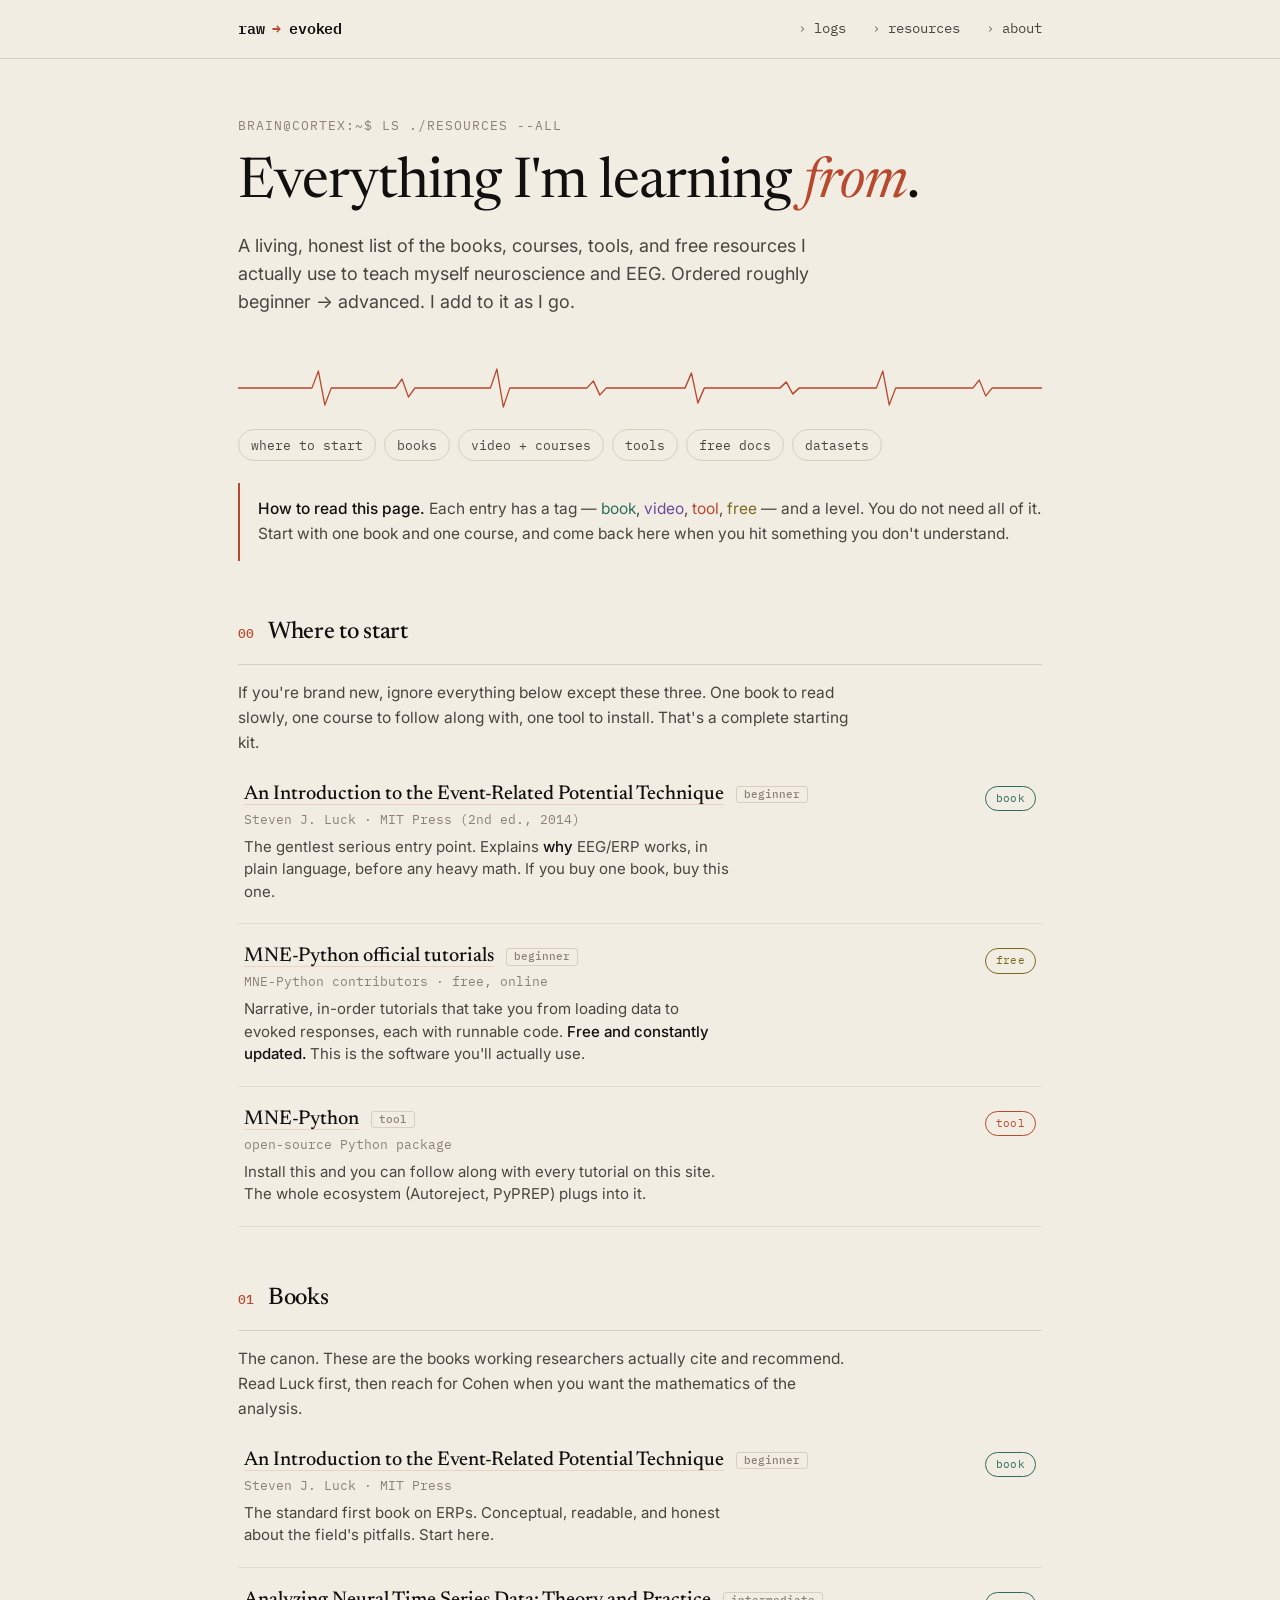
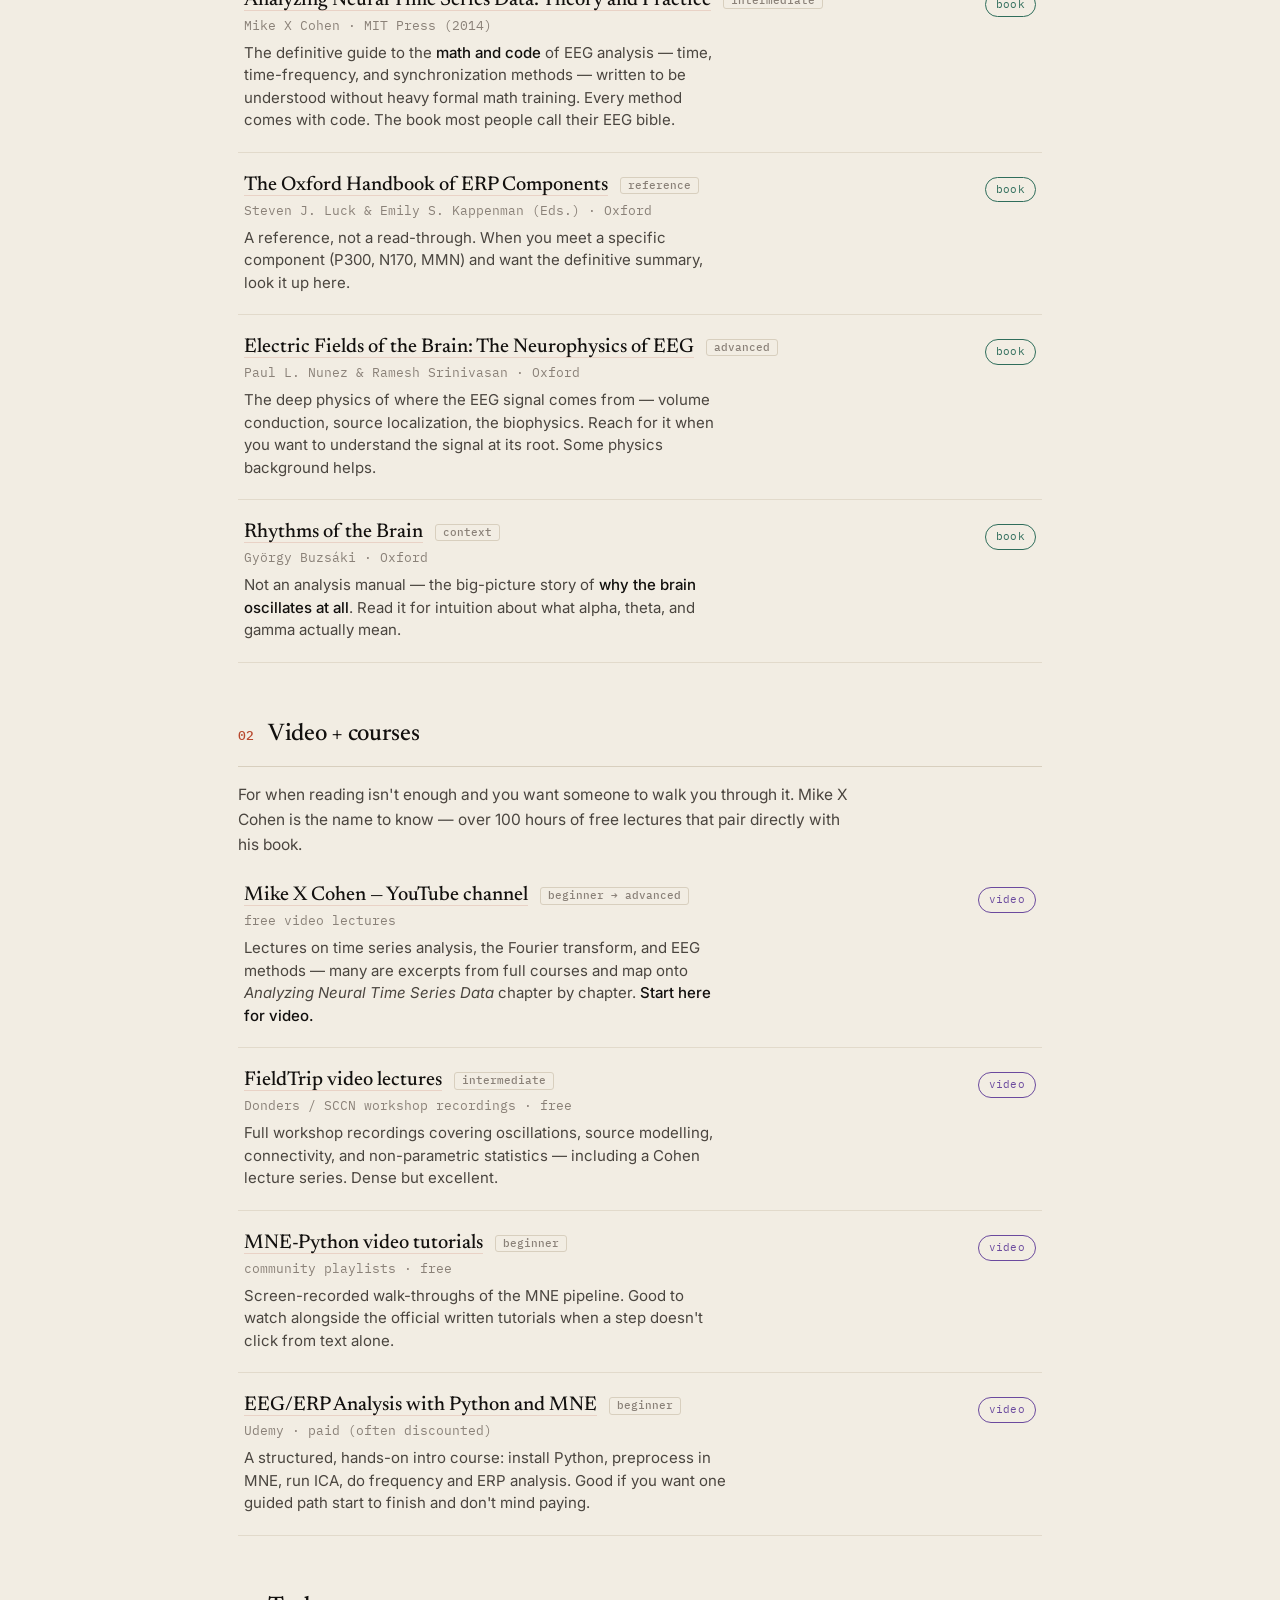
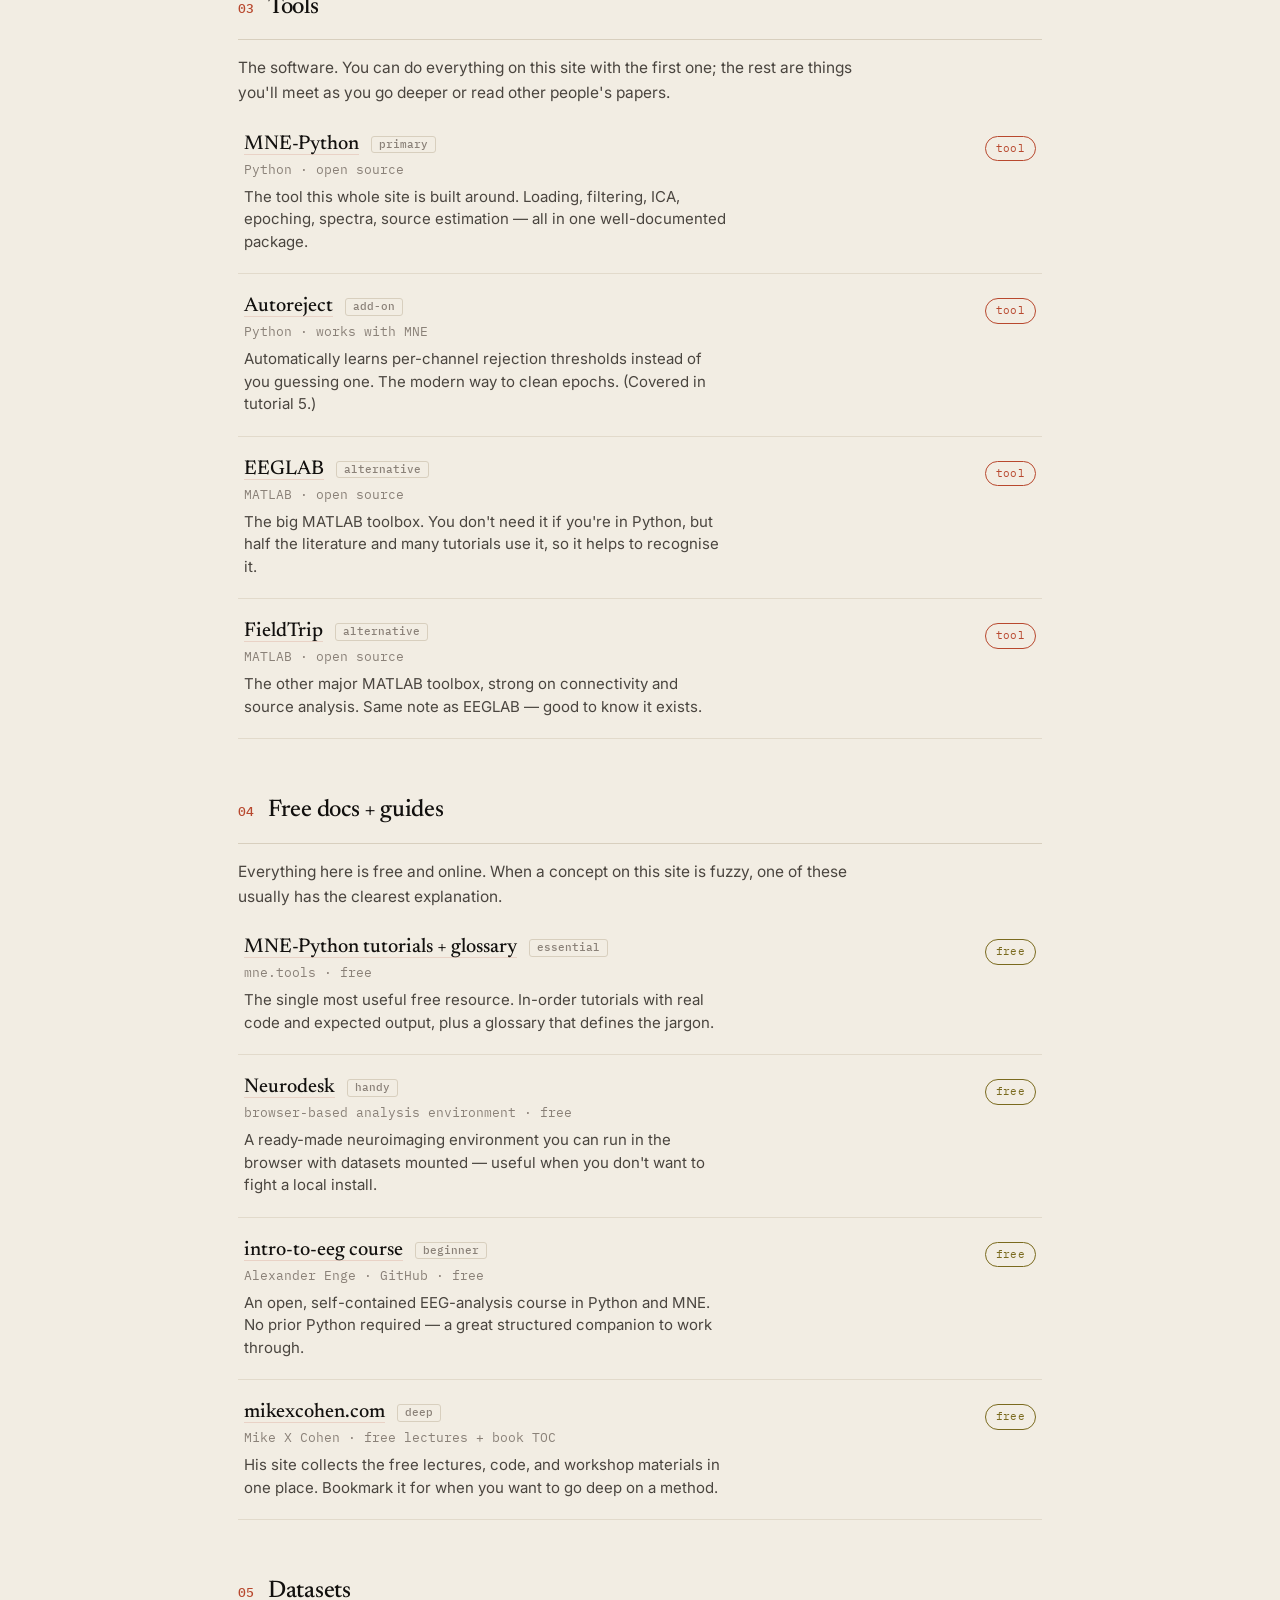
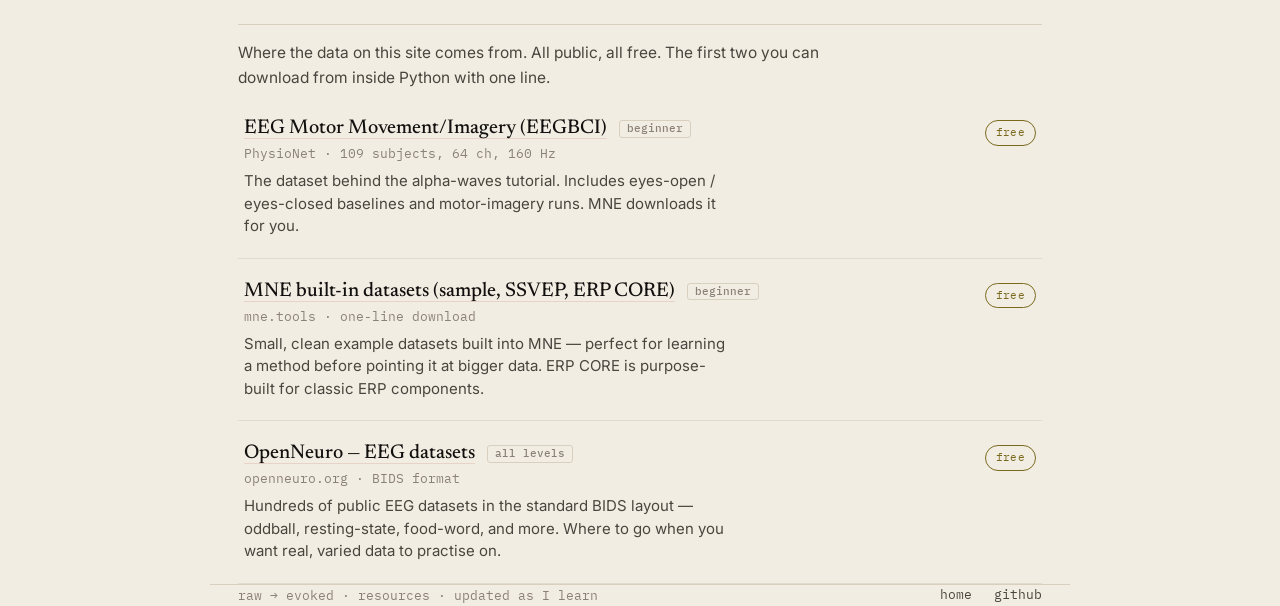
<file: resources.html>
<!DOCTYPE html>
<html lang="en">
<head>
<meta charset="UTF-8">
<meta name="viewport" content="width=device-width, initial-scale=1.0">
<title>Resources · Raw → Evoked</title>
<meta name="description" content="A curated, growing list of everything I use to learn neuroscience and EEG — books, video courses, tools, datasets, and free documentation, one by one.">
<link rel="preconnect" href="https://fonts.googleapis.com">
<link rel="preconnect" href="https://fonts.gstatic.com" crossorigin>
<link href="https://fonts.googleapis.com/css2?family=Newsreader:ital,opsz,wght@0,6..72,400;0,6..72,500;1,6..72,400&family=IBM+Plex+Mono:wght@400;500;600&family=Inter:wght@400;450;500&display=swap" rel="stylesheet">
<style>
  :root {
    --ink:        #12100e;
    --ink-soft:   #4a453f;
    --ink-faint:  #8a8178;
    --paper:      #f2ede3;
    --paper-2:    #eae3d5;
    --line:       #d8cfbe;
    --line-soft:  #e2dacb;
    --trace:      #b8482e;
    --trace-dim:  rgba(184, 72, 46, 0.16);
    --tag-book:   #2f6d5b;
    --tag-video:  #6b4a9e;
    --tag-tool:   #b8482e;
    --tag-free:   #7a6a1e;
    --radius:     3px;
    --wrap:       860px;
  }
  @media (prefers-color-scheme: dark) {
    :root {
      --ink:       #eae3d5;
      --ink-soft:  #b0a89b;
      --ink-faint: #7d756a;
      --paper:     #14120f;
      --paper-2:   #1c1915;
      --line:      #2f2a23;
      --line-soft: #241f1a;
      --trace:     #e0674a;
      --trace-dim: rgba(224, 103, 74, 0.14);
      --tag-book:  #5cb79c;
      --tag-video: #a98fd6;
      --tag-tool:  #e0674a;
      --tag-free:  #cbb85f;
    }
  }
  * { box-sizing: border-box; margin: 0; padding: 0; }
  html { scroll-behavior: smooth; }
  body {
    background: var(--paper); color: var(--ink);
    font-family: 'Inter', system-ui, sans-serif;
    font-size: 17px; line-height: 1.6;
    -webkit-font-smoothing: antialiased; text-rendering: optimizeLegibility;
  }
  .wrap { max-width: var(--wrap); margin: 0 auto; padding: 0 28px; }

  .topbar { border-bottom: 1px solid var(--line); background: var(--paper); position: sticky; top: 0; z-index: 10; }
  .topbar-inner { display: flex; align-items: center; justify-content: space-between; height: 58px; }
  .brand { font-family: 'IBM Plex Mono', monospace; font-weight: 600; font-size: 15px; letter-spacing: -0.2px; color: var(--ink); text-decoration: none; display: flex; align-items: center; gap: 8px; }
  .brand .arrow { color: var(--trace); }
  .nav { display: flex; gap: 26px; }
  .nav a { font-family: 'IBM Plex Mono', monospace; font-size: 13.5px; color: var(--ink-soft); text-decoration: none; transition: color .15s; }
  .nav a:hover { color: var(--trace); }
  .nav a::before { content: "› "; color: var(--ink-faint); }

  .hero { padding: 56px 0 20px; }
  .eyebrow { font-family: 'IBM Plex Mono', monospace; font-size: 12.5px; letter-spacing: 1px; text-transform: uppercase; color: var(--ink-faint); margin-bottom: 20px; }
  h1.title { font-family: 'Newsreader', Georgia, serif; font-weight: 400; font-size: clamp(34px, 6vw, 56px); line-height: 1.05; letter-spacing: -1px; margin-bottom: 18px; }
  h1.title em { font-style: italic; color: var(--trace); }
  .lede { font-size: 18px; line-height: 1.55; color: var(--ink-soft); max-width: 600px; }

  .wave-band { padding: 26px 0 6px; overflow: hidden; }
  .wave-band svg { width: 100%; height: 54px; display: block; }
  .trace-path { fill: none; stroke: var(--trace); stroke-width: 1.6; stroke-linejoin: round; stroke-linecap: round; stroke-dasharray: 2400; stroke-dashoffset: 2400; animation: draw 3s ease-out .3s forwards; }
  @keyframes draw { to { stroke-dashoffset: 0; } }
  @media (prefers-reduced-motion: reduce) { .trace-path { animation: none; stroke-dashoffset: 0; } }

  /* jump nav */
  .jump { display: flex; flex-wrap: wrap; gap: 8px; margin: 8px 0 4px; }
  .jump a { font-family: 'IBM Plex Mono', monospace; font-size: 12.5px; color: var(--ink-soft); text-decoration: none; padding: 5px 12px; border: 1px solid var(--line); border-radius: 20px; transition: all .15s; }
  .jump a:hover { color: var(--trace); border-color: var(--trace); }

  /* section head */
  .sec-head { display: flex; align-items: baseline; gap: 14px; margin: 52px 0 4px; padding-bottom: 13px; border-bottom: 1px solid var(--line); }
  .sec-head .idx { font-family: 'IBM Plex Mono', monospace; font-size: 12.5px; color: var(--trace); font-weight: 500; }
  .sec-head h2 { font-family: 'Newsreader', serif; font-weight: 500; font-size: 24px; letter-spacing: -0.3px; }
  .sec-intro { font-size: 15.5px; color: var(--ink-soft); margin: 16px 0 6px; max-width: 62ch; }

  /* resource item */
  .item { display: grid; grid-template-columns: 1fr auto; gap: 18px; align-items: start; padding: 20px 6px; border-bottom: 1px solid var(--line-soft); transition: background .15s, padding-left .15s; }
  .item:hover { background: var(--paper-2); padding-left: 12px; }
  .item .body h3 { font-family: 'Newsreader', serif; font-weight: 500; font-size: 20px; line-height: 1.2; margin-bottom: 3px; }
  .item .body h3 a { color: var(--ink); text-decoration: none; border-bottom: 1px solid var(--trace-dim); transition: border-color .15s; }
  .item .body h3 a:hover { border-color: var(--trace); }
  .item .body .by { font-family: 'IBM Plex Mono', monospace; font-size: 12.5px; color: var(--ink-faint); margin-bottom: 7px; }
  .item .body .note { font-size: 15px; color: var(--ink-soft); line-height: 1.5; max-width: 54ch; }
  .item .body .note b { font-weight: 500; color: var(--ink); }
  .tag { font-family: 'IBM Plex Mono', monospace; font-size: 11px; letter-spacing: .3px; padding: 3px 10px; border-radius: 20px; white-space: nowrap; align-self: start; margin-top: 4px; border: 1px solid currentColor; }
  .tag.book  { color: var(--tag-book); }
  .tag.video { color: var(--tag-video); }
  .tag.tool  { color: var(--tag-tool); }
  .tag.free  { color: var(--tag-free); }

  .level { display: inline-block; font-family: 'IBM Plex Mono', monospace; font-size: 11px; color: var(--ink-faint); border: 1px solid var(--line); border-radius: 3px; padding: 1px 7px; margin-left: 8px; vertical-align: 1px; }

  .callout { border-left: 2px solid var(--trace); border-radius: 0; padding: 14px 0 14px 18px; margin: 22px 0 8px; font-size: 15.5px; color: var(--ink-soft); background: transparent; }
  .callout b { color: var(--ink); font-weight: 500; }

  footer { margin-top: 64px; border-top: 1px solid var(--line); padding: 28px 0 60px; display: flex; flex-wrap: wrap; gap: 16px 30px; align-items: center; justify-content: space-between; }
  footer .sig { font-family: 'IBM Plex Mono', monospace; font-size: 12.5px; color: var(--ink-faint); }
  footer .links { display: flex; gap: 22px; }
  footer .links a { font-family: 'IBM Plex Mono', monospace; font-size: 13px; color: var(--ink-soft); text-decoration: none; }
  footer .links a:hover { color: var(--trace); }

  @media (max-width: 620px) {
    .nav a:not(.nav-key) { display: none; }
    .item { grid-template-columns: 1fr; gap: 8px; }
    .tag { justify-self: start; margin-top: 0; }
  }
</style>
</head>
<body>

<div class="topbar">
  <div class="wrap topbar-inner">
    <a class="brand" href="index.html">raw <span class="arrow">→</span> evoked</a>
    <nav class="nav">
      <a href="index.html#logs">logs</a>
      <a href="resources.html" class="nav-key">resources</a>
      <a href="index.html#about">about</a>
    </nav>
  </div>
</div>

<main class="wrap">

  <section class="hero">
    <div class="eyebrow">brain@cortex:~$ ls ./resources --all</div>
    <h1 class="title">Everything I'm learning <em>from</em>.</h1>
    <p class="lede">A living, honest list of the books, courses, tools, and free resources I actually use to teach myself neuroscience and EEG. Ordered roughly beginner → advanced. I add to it as I go.</p>
  </section>

  <section class="wave-band" aria-hidden="true">
    <svg viewBox="0 0 1000 54" preserveAspectRatio="none" role="img" aria-label="EEG trace divider">
      <path class="trace-path" d="M0 27 H80 L92 27 L100 10 L108 44 L116 27 H180 L196 27 L204 18 L212 36 L220 27 H300 L314 27 L322 8 L330 46 L338 27 H420 L434 27 L442 20 L450 34 L458 27 H540 L556 27 L564 12 L572 42 L580 27 H660 L674 27 L682 21 L690 33 L698 27 H780 L794 27 L802 10 L810 44 L818 27 H900 L914 27 L922 19 L930 35 L938 27 H1000" />
    </svg>
  </section>

  <div class="jump">
    <a href="#start">where to start</a>
    <a href="#books">books</a>
    <a href="#video">video + courses</a>
    <a href="#tools">tools</a>
    <a href="#docs">free docs</a>
    <a href="#data">datasets</a>
  </div>

  <div class="callout">
    <b>How to read this page.</b> Each entry has a tag — <span style="color:var(--tag-book)">book</span>, <span style="color:var(--tag-video)">video</span>, <span style="color:var(--tag-tool)">tool</span>, <span style="color:var(--tag-free)">free</span> — and a level. You do not need all of it. Start with one book and one course, and come back here when you hit something you don't understand.
  </div>

  <!-- ============ START ============ -->
  <section id="start">
    <div class="sec-head"><span class="idx">00</span><h2>Where to start</h2></div>
    <p class="sec-intro">If you're brand new, ignore everything below except these three. One book to read slowly, one course to follow along with, one tool to install. That's a complete starting kit.</p>

    <div class="item">
      <div class="body">
        <h3><a href="https://mitpress.mit.edu/9780262525855/an-introduction-to-the-event-related-potential-technique/">An Introduction to the Event-Related Potential Technique</a> <span class="level">beginner</span></h3>
        <div class="by">Steven J. Luck · MIT Press (2nd ed., 2014)</div>
        <p class="note">The gentlest serious entry point. Explains <b>why</b> EEG/ERP works, in plain language, before any heavy math. If you buy one book, buy this one.</p>
      </div>
      <span class="tag book">book</span>
    </div>

    <div class="item">
      <div class="body">
        <h3><a href="https://mne.tools/stable/auto_tutorials/index.html">MNE-Python official tutorials</a> <span class="level">beginner</span></h3>
        <div class="by">MNE-Python contributors · free, online</div>
        <p class="note">Narrative, in-order tutorials that take you from loading data to evoked responses, each with runnable code. <b>Free and constantly updated.</b> This is the software you'll actually use.</p>
      </div>
      <span class="tag free">free</span>
    </div>

    <div class="item">
      <div class="body">
        <h3><a href="https://mne.tools/stable/index.html">MNE-Python</a> <span class="level">tool</span></h3>
        <div class="by">open-source Python package</div>
        <p class="note">Install this and you can follow along with every tutorial on this site. The whole ecosystem (Autoreject, PyPREP) plugs into it.</p>
      </div>
      <span class="tag tool">tool</span>
    </div>
  </section>

  <!-- ============ BOOKS ============ -->
  <section id="books">
    <div class="sec-head"><span class="idx">01</span><h2>Books</h2></div>
    <p class="sec-intro">The canon. These are the books working researchers actually cite and recommend. Read Luck first, then reach for Cohen when you want the mathematics of the analysis.</p>

    <div class="item">
      <div class="body">
        <h3><a href="https://mitpress.mit.edu/9780262525855/an-introduction-to-the-event-related-potential-technique/">An Introduction to the Event-Related Potential Technique</a> <span class="level">beginner</span></h3>
        <div class="by">Steven J. Luck · MIT Press</div>
        <p class="note">The standard first book on ERPs. Conceptual, readable, and honest about the field's pitfalls. Start here.</p>
      </div>
      <span class="tag book">book</span>
    </div>

    <div class="item">
      <div class="body">
        <h3><a href="https://mitpress.mit.edu/9780262319560/analyzing-neural-time-series-data/">Analyzing Neural Time Series Data: Theory and Practice</a> <span class="level">intermediate</span></h3>
        <div class="by">Mike X Cohen · MIT Press (2014)</div>
        <p class="note">The definitive guide to the <b>math and code</b> of EEG analysis — time, time-frequency, and synchronization methods — written to be understood without heavy formal math training. Every method comes with code. The book most people call their EEG bible.</p>
      </div>
      <span class="tag book">book</span>
    </div>

    <div class="item">
      <div class="body">
        <h3><a href="https://global.oup.com/academic/product/the-oxford-handbook-of-event-related-potential-components-9780195374148">The Oxford Handbook of ERP Components</a> <span class="level">reference</span></h3>
        <div class="by">Steven J. Luck &amp; Emily S. Kappenman (Eds.) · Oxford</div>
        <p class="note">A reference, not a read-through. When you meet a specific component (P300, N170, MMN) and want the definitive summary, look it up here.</p>
      </div>
      <span class="tag book">book</span>
    </div>

    <div class="item">
      <div class="body">
        <h3><a href="https://global.oup.com/academic/product/electric-fields-of-the-brain-9780195050387">Electric Fields of the Brain: The Neurophysics of EEG</a> <span class="level">advanced</span></h3>
        <div class="by">Paul L. Nunez &amp; Ramesh Srinivasan · Oxford</div>
        <p class="note">The deep physics of where the EEG signal comes from — volume conduction, source localization, the biophysics. Reach for it when you want to understand the signal at its root. Some physics background helps.</p>
      </div>
      <span class="tag book">book</span>
    </div>

    <div class="item">
      <div class="body">
        <h3><a href="https://global.oup.com/academic/product/rhythms-of-the-brain-9780199828234">Rhythms of the Brain</a> <span class="level">context</span></h3>
        <div class="by">György Buzsáki · Oxford</div>
        <p class="note">Not an analysis manual — the big-picture story of <b>why the brain oscillates at all</b>. Read it for intuition about what alpha, theta, and gamma actually mean.</p>
      </div>
      <span class="tag book">book</span>
    </div>
  </section>

  <!-- ============ VIDEO ============ -->
  <section id="video">
    <div class="sec-head"><span class="idx">02</span><h2>Video + courses</h2></div>
    <p class="sec-intro">For when reading isn't enough and you want someone to walk you through it. Mike X Cohen is the name to know — over 100 hours of free lectures that pair directly with his book.</p>

    <div class="item">
      <div class="body">
        <h3><a href="https://www.youtube.com/channel/UCUR_LsXk7IYyueSnXcNextQ">Mike X Cohen — YouTube channel</a> <span class="level">beginner → advanced</span></h3>
        <div class="by">free video lectures</div>
        <p class="note">Lectures on time series analysis, the Fourier transform, and EEG methods — many are excerpts from full courses and map onto <i>Analyzing Neural Time Series Data</i> chapter by chapter. <b>Start here for video.</b></p>
      </div>
      <span class="tag video">video</span>
    </div>

    <div class="item">
      <div class="body">
        <h3><a href="https://www.fieldtriptoolbox.org/video/">FieldTrip video lectures</a> <span class="level">intermediate</span></h3>
        <div class="by">Donders / SCCN workshop recordings · free</div>
        <p class="note">Full workshop recordings covering oscillations, source modelling, connectivity, and non-parametric statistics — including a Cohen lecture series. Dense but excellent.</p>
      </div>
      <span class="tag video">video</span>
    </div>

    <div class="item">
      <div class="body">
        <h3><a href="https://www.youtube.com/playlist?list=PLXtvZiGkmNVvPS0N9UNBVkIFe0_0t_Nqt">MNE-Python video tutorials</a> <span class="level">beginner</span></h3>
        <div class="by">community playlists · free</div>
        <p class="note">Screen-recorded walk-throughs of the MNE pipeline. Good to watch alongside the official written tutorials when a step doesn't click from text alone.</p>
      </div>
      <span class="tag video">video</span>
    </div>

    <div class="item">
      <div class="body">
        <h3><a href="https://www.udemy.com/course/eegerp-analysis-with-python-and-mne-an-introductory-course/">EEG/ERP Analysis with Python and MNE</a> <span class="level">beginner</span></h3>
        <div class="by">Udemy · paid (often discounted)</div>
        <p class="note">A structured, hands-on intro course: install Python, preprocess in MNE, run ICA, do frequency and ERP analysis. Good if you want one guided path start to finish and don't mind paying.</p>
      </div>
      <span class="tag video">video</span>
    </div>
  </section>

  <!-- ============ TOOLS ============ -->
  <section id="tools">
    <div class="sec-head"><span class="idx">03</span><h2>Tools</h2></div>
    <p class="sec-intro">The software. You can do everything on this site with the first one; the rest are things you'll meet as you go deeper or read other people's papers.</p>

    <div class="item">
      <div class="body">
        <h3><a href="https://mne.tools/stable/index.html">MNE-Python</a> <span class="level">primary</span></h3>
        <div class="by">Python · open source</div>
        <p class="note">The tool this whole site is built around. Loading, filtering, ICA, epoching, spectra, source estimation — all in one well-documented package.</p>
      </div>
      <span class="tag tool">tool</span>
    </div>

    <div class="item">
      <div class="body">
        <h3><a href="https://autoreject.github.io/">Autoreject</a> <span class="level">add-on</span></h3>
        <div class="by">Python · works with MNE</div>
        <p class="note">Automatically learns per-channel rejection thresholds instead of you guessing one. The modern way to clean epochs. (Covered in tutorial 5.)</p>
      </div>
      <span class="tag tool">tool</span>
    </div>

    <div class="item">
      <div class="body">
        <h3><a href="https://eeglab.org/">EEGLAB</a> <span class="level">alternative</span></h3>
        <div class="by">MATLAB · open source</div>
        <p class="note">The big MATLAB toolbox. You don't need it if you're in Python, but half the literature and many tutorials use it, so it helps to recognise it.</p>
      </div>
      <span class="tag tool">tool</span>
    </div>

    <div class="item">
      <div class="body">
        <h3><a href="https://www.fieldtriptoolbox.org/">FieldTrip</a> <span class="level">alternative</span></h3>
        <div class="by">MATLAB · open source</div>
        <p class="note">The other major MATLAB toolbox, strong on connectivity and source analysis. Same note as EEGLAB — good to know it exists.</p>
      </div>
      <span class="tag tool">tool</span>
    </div>
  </section>

  <!-- ============ DOCS ============ -->
  <section id="docs">
    <div class="sec-head"><span class="idx">04</span><h2>Free docs + guides</h2></div>
    <p class="sec-intro">Everything here is free and online. When a concept on this site is fuzzy, one of these usually has the clearest explanation.</p>

    <div class="item">
      <div class="body">
        <h3><a href="https://mne.tools/stable/auto_tutorials/index.html">MNE-Python tutorials + glossary</a> <span class="level">essential</span></h3>
        <div class="by">mne.tools · free</div>
        <p class="note">The single most useful free resource. In-order tutorials with real code and expected output, plus a glossary that defines the jargon.</p>
      </div>
      <span class="tag free">free</span>
    </div>

    <div class="item">
      <div class="body">
        <h3><a href="https://neurodesk.org/">Neurodesk</a> <span class="level">handy</span></h3>
        <div class="by">browser-based analysis environment · free</div>
        <p class="note">A ready-made neuroimaging environment you can run in the browser with datasets mounted — useful when you don't want to fight a local install.</p>
      </div>
      <span class="tag free">free</span>
    </div>

    <div class="item">
      <div class="body">
        <h3><a href="https://github.com/alexenge/intro-to-eeg">intro-to-eeg course</a> <span class="level">beginner</span></h3>
        <div class="by">Alexander Enge · GitHub · free</div>
        <p class="note">An open, self-contained EEG-analysis course in Python and MNE. No prior Python required — a great structured companion to work through.</p>
      </div>
      <span class="tag free">free</span>
    </div>

    <div class="item">
      <div class="body">
        <h3><a href="https://mikexcohen.com/">mikexcohen.com</a> <span class="level">deep</span></h3>
        <div class="by">Mike X Cohen · free lectures + book TOC</div>
        <p class="note">His site collects the free lectures, code, and workshop materials in one place. Bookmark it for when you want to go deep on a method.</p>
      </div>
      <span class="tag free">free</span>
    </div>
  </section>

  <!-- ============ DATA ============ -->
  <section id="data">
    <div class="sec-head"><span class="idx">05</span><h2>Datasets</h2></div>
    <p class="sec-intro">Where the data on this site comes from. All public, all free. The first two you can download from inside Python with one line.</p>

    <div class="item">
      <div class="body">
        <h3><a href="https://physionet.org/content/eegmmidb/1.0.0/">EEG Motor Movement/Imagery (EEGBCI)</a> <span class="level">beginner</span></h3>
        <div class="by">PhysioNet · 109 subjects, 64 ch, 160 Hz</div>
        <p class="note">The dataset behind the alpha-waves tutorial. Includes eyes-open / eyes-closed baselines and motor-imagery runs. MNE downloads it for you.</p>
      </div>
      <span class="tag free">free</span>
    </div>

    <div class="item">
      <div class="body">
        <h3><a href="https://mne.tools/stable/documentation/datasets.html">MNE built-in datasets (sample, SSVEP, ERP CORE)</a> <span class="level">beginner</span></h3>
        <div class="by">mne.tools · one-line download</div>
        <p class="note">Small, clean example datasets built into MNE — perfect for learning a method before pointing it at bigger data. ERP CORE is purpose-built for classic ERP components.</p>
      </div>
      <span class="tag free">free</span>
    </div>

    <div class="item">
      <div class="body">
        <h3><a href="https://openneuro.org/search/modality/eeg">OpenNeuro — EEG datasets</a> <span class="level">all levels</span></h3>
        <div class="by">openneuro.org · BIDS format</div>
        <p class="note">Hundreds of public EEG datasets in the standard BIDS layout — oddball, resting-state, food-word, and more. Where to go when you want real, varied data to practise on.</p>
      </div>
      <span class="tag free">free</span>
    </div>
  </section>

</main>

<footer class="wrap">
  <span class="sig">raw → evoked · resources · updated as I learn</span>
  <div class="links">
    <a href="index.html">home</a>
    <a href="https://github.com/talikamuhib/rawevoked">github</a>
  </div>
</footer>

</body>
</html>
</file>
